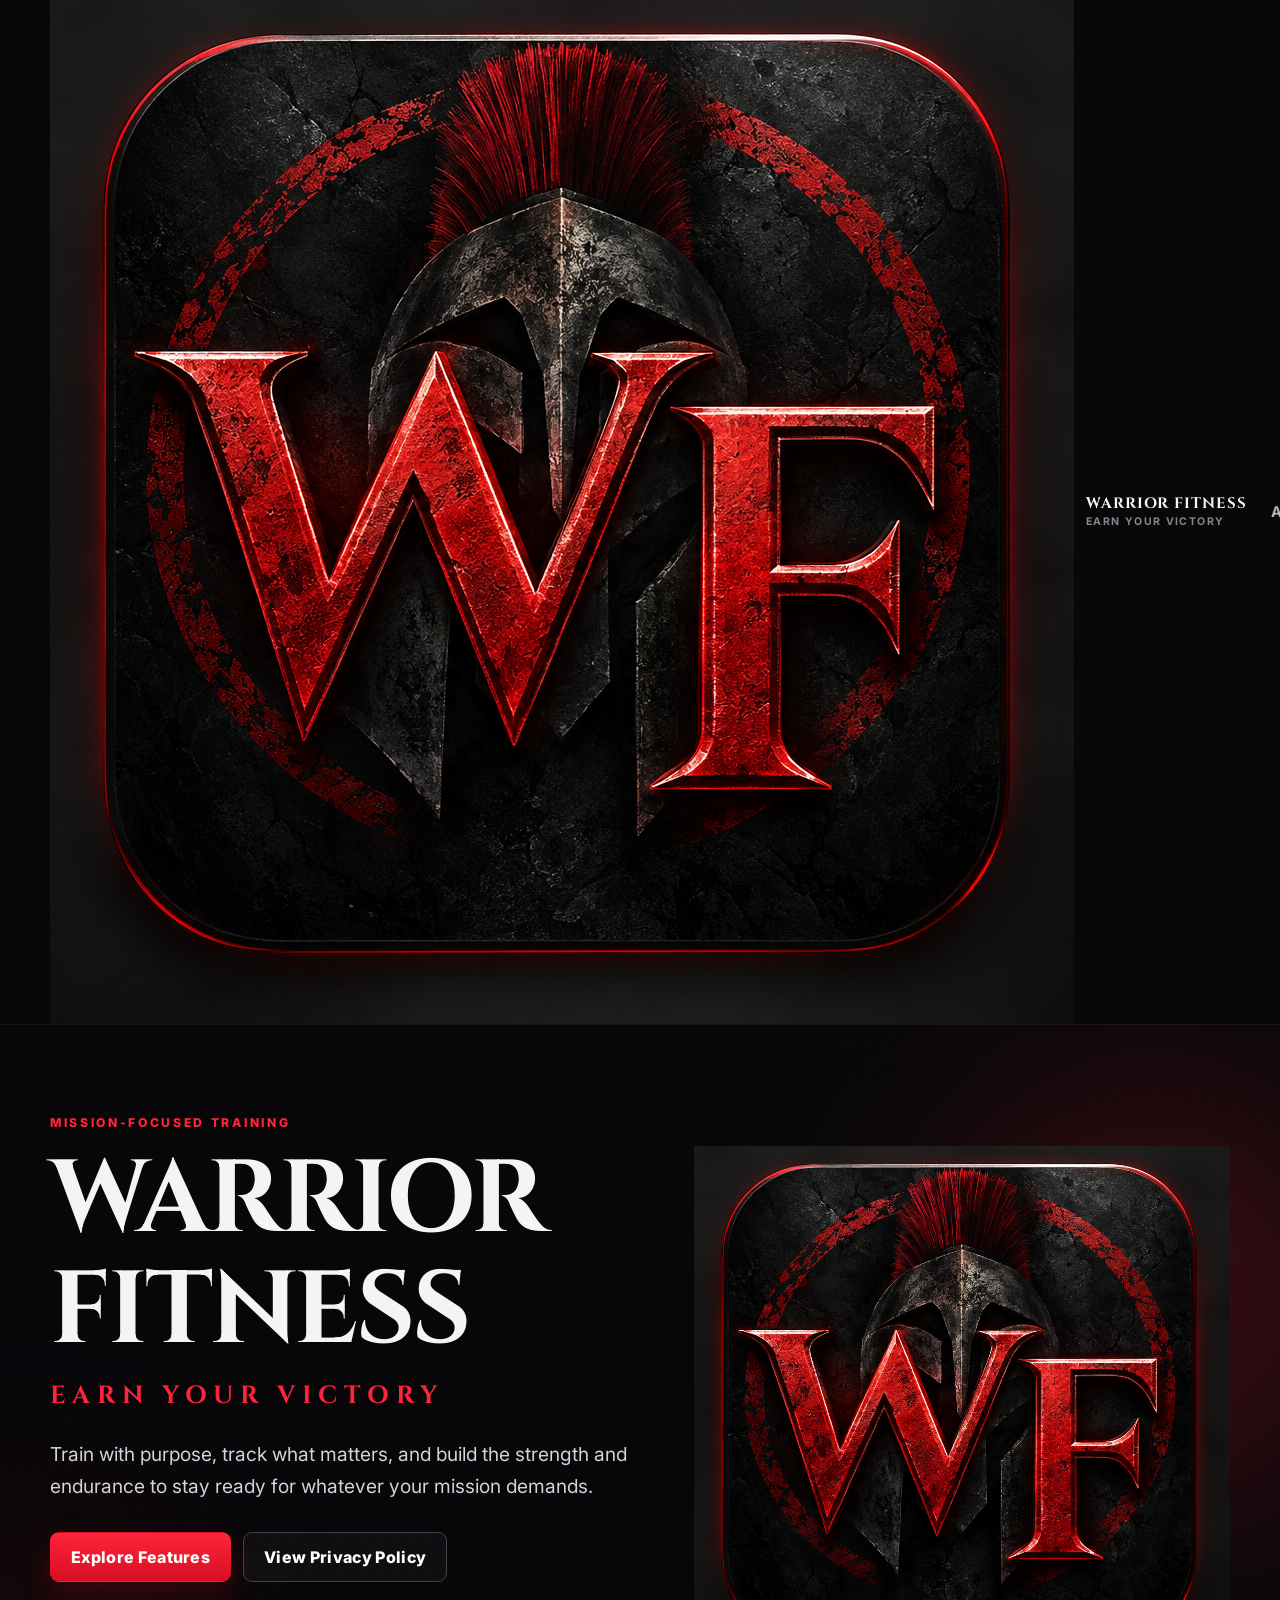
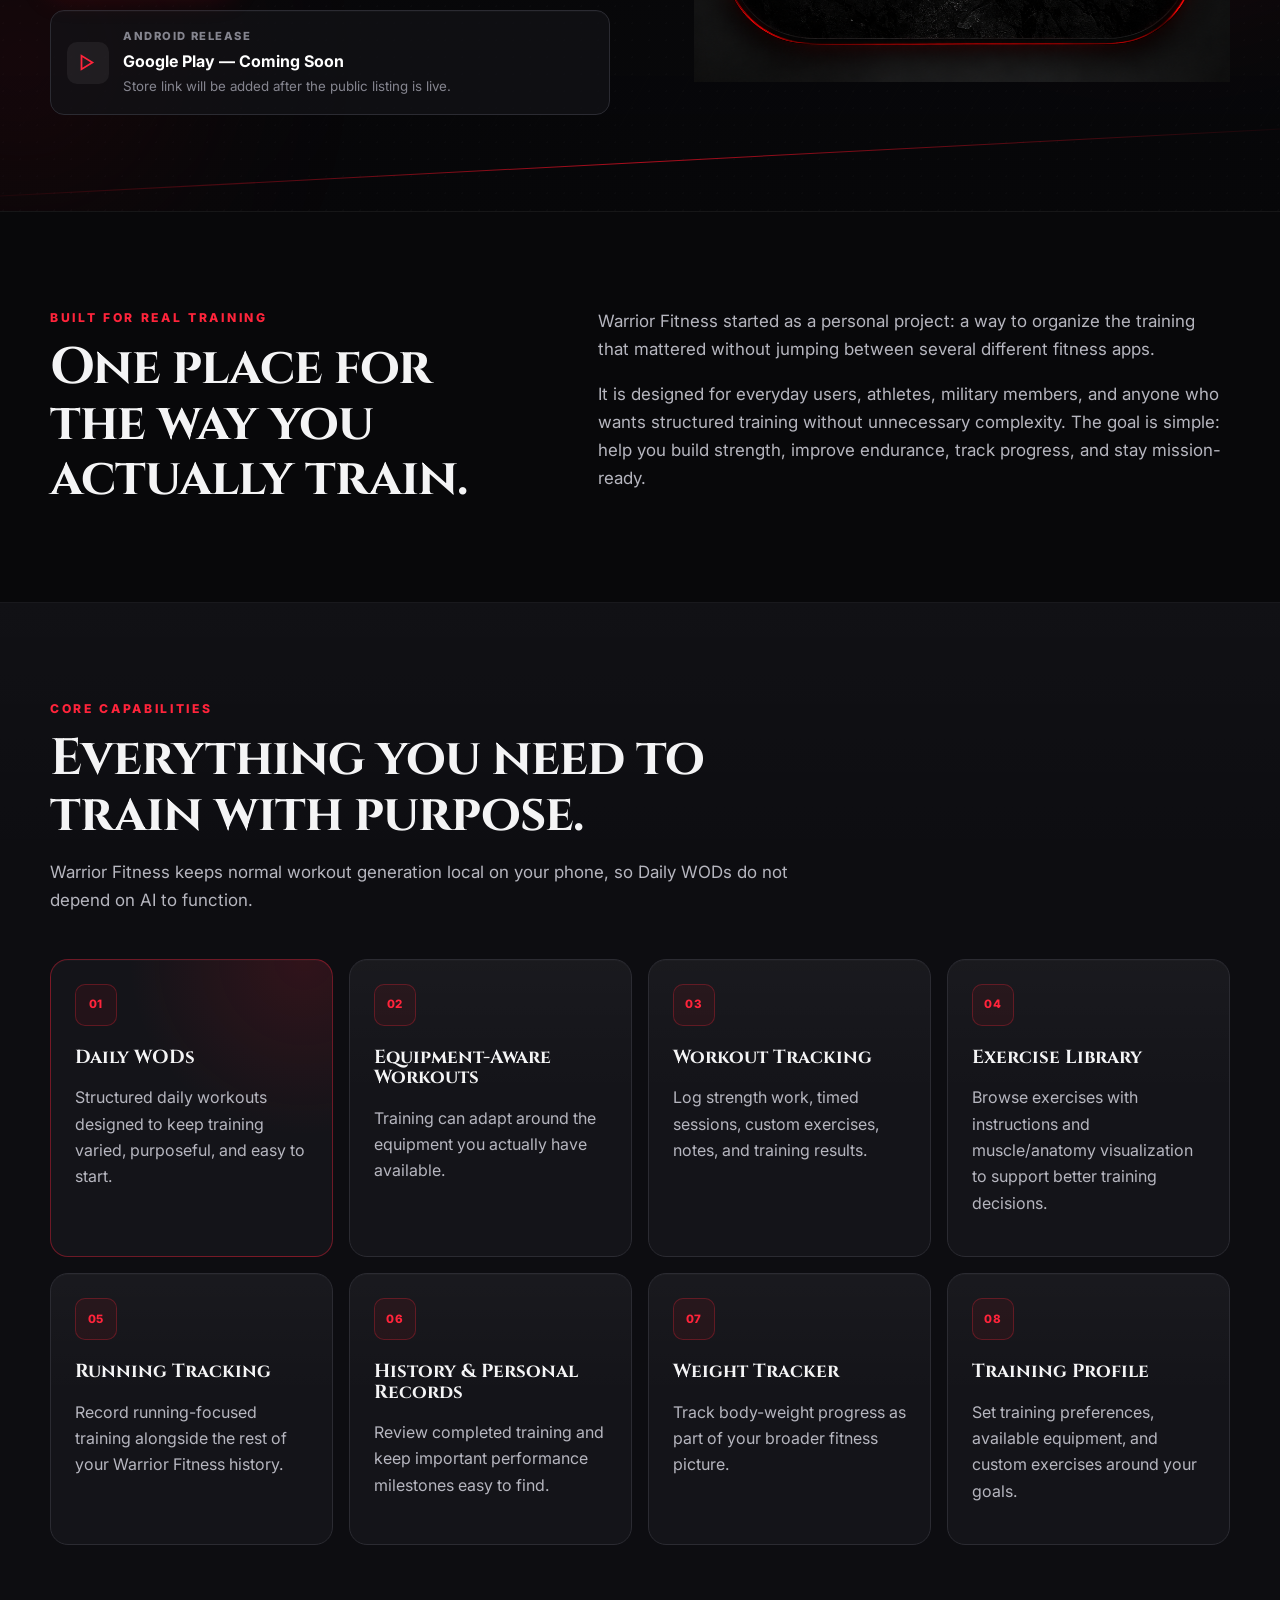
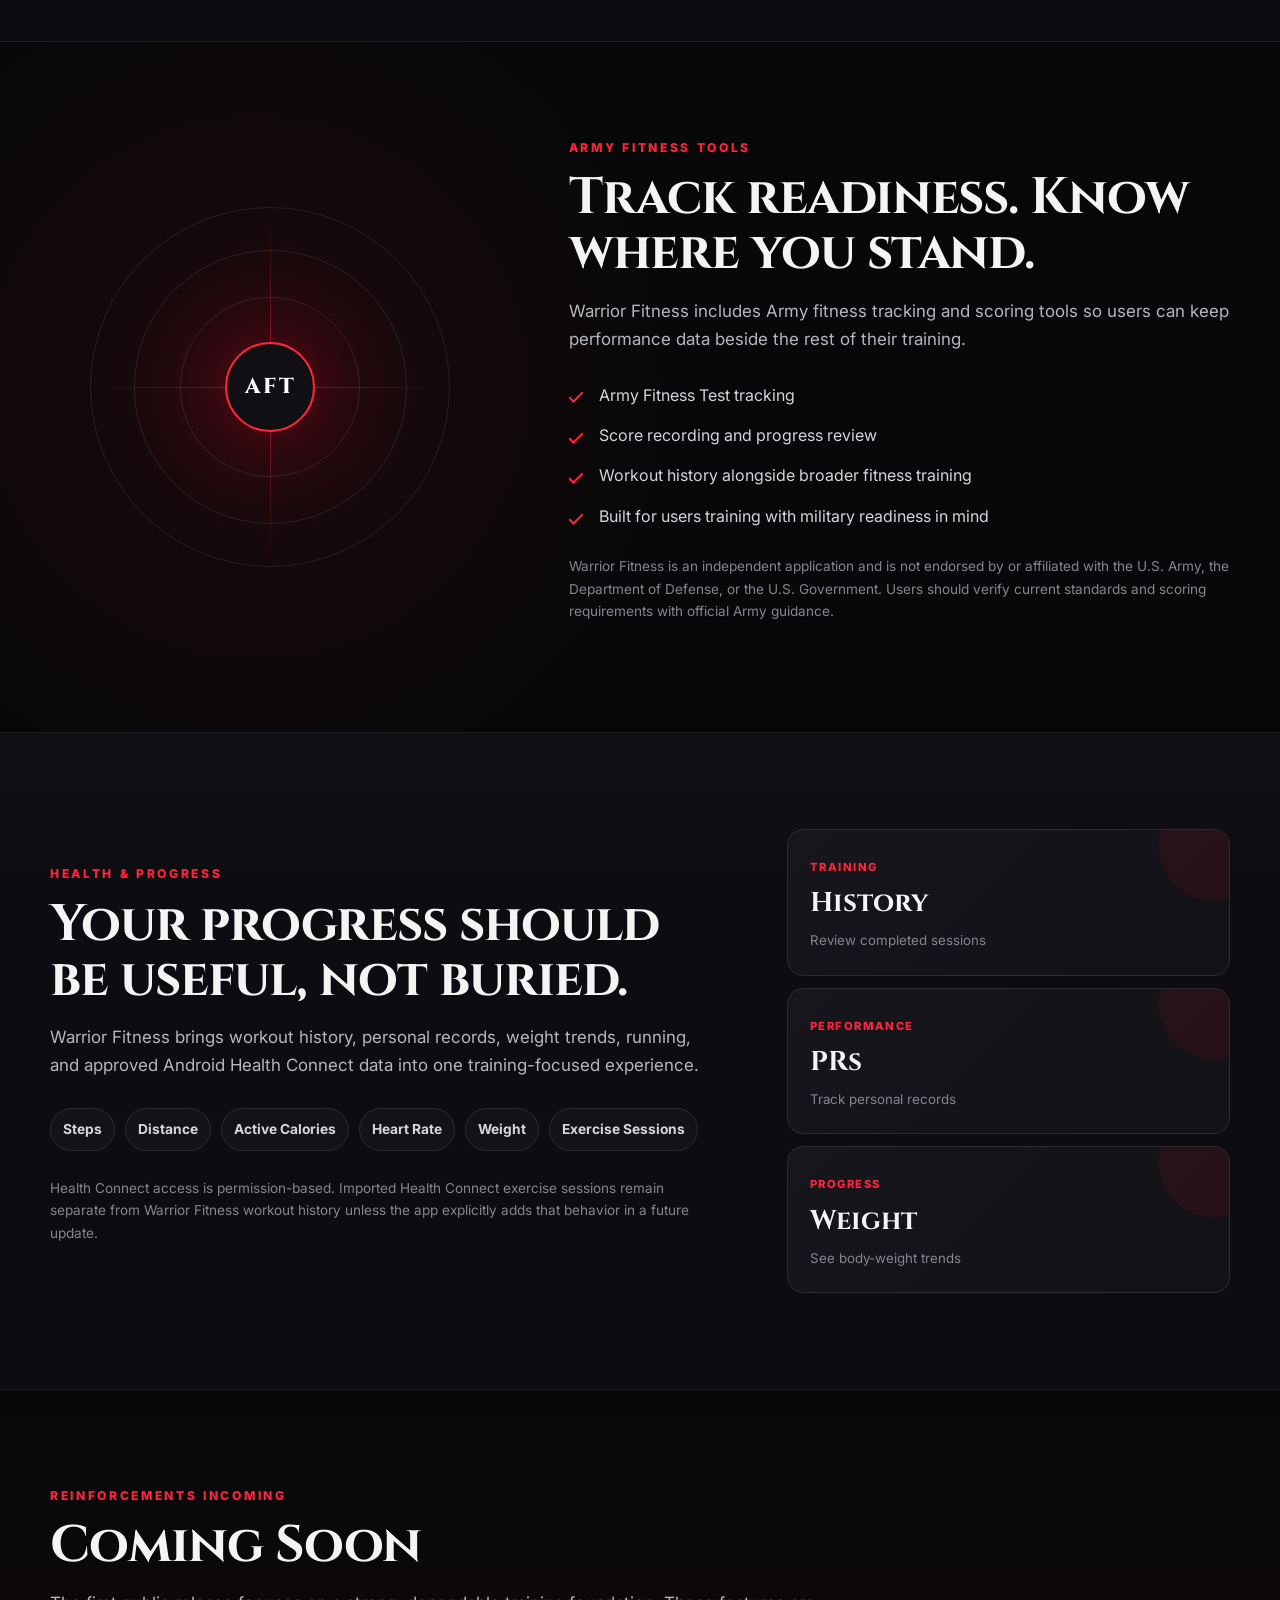
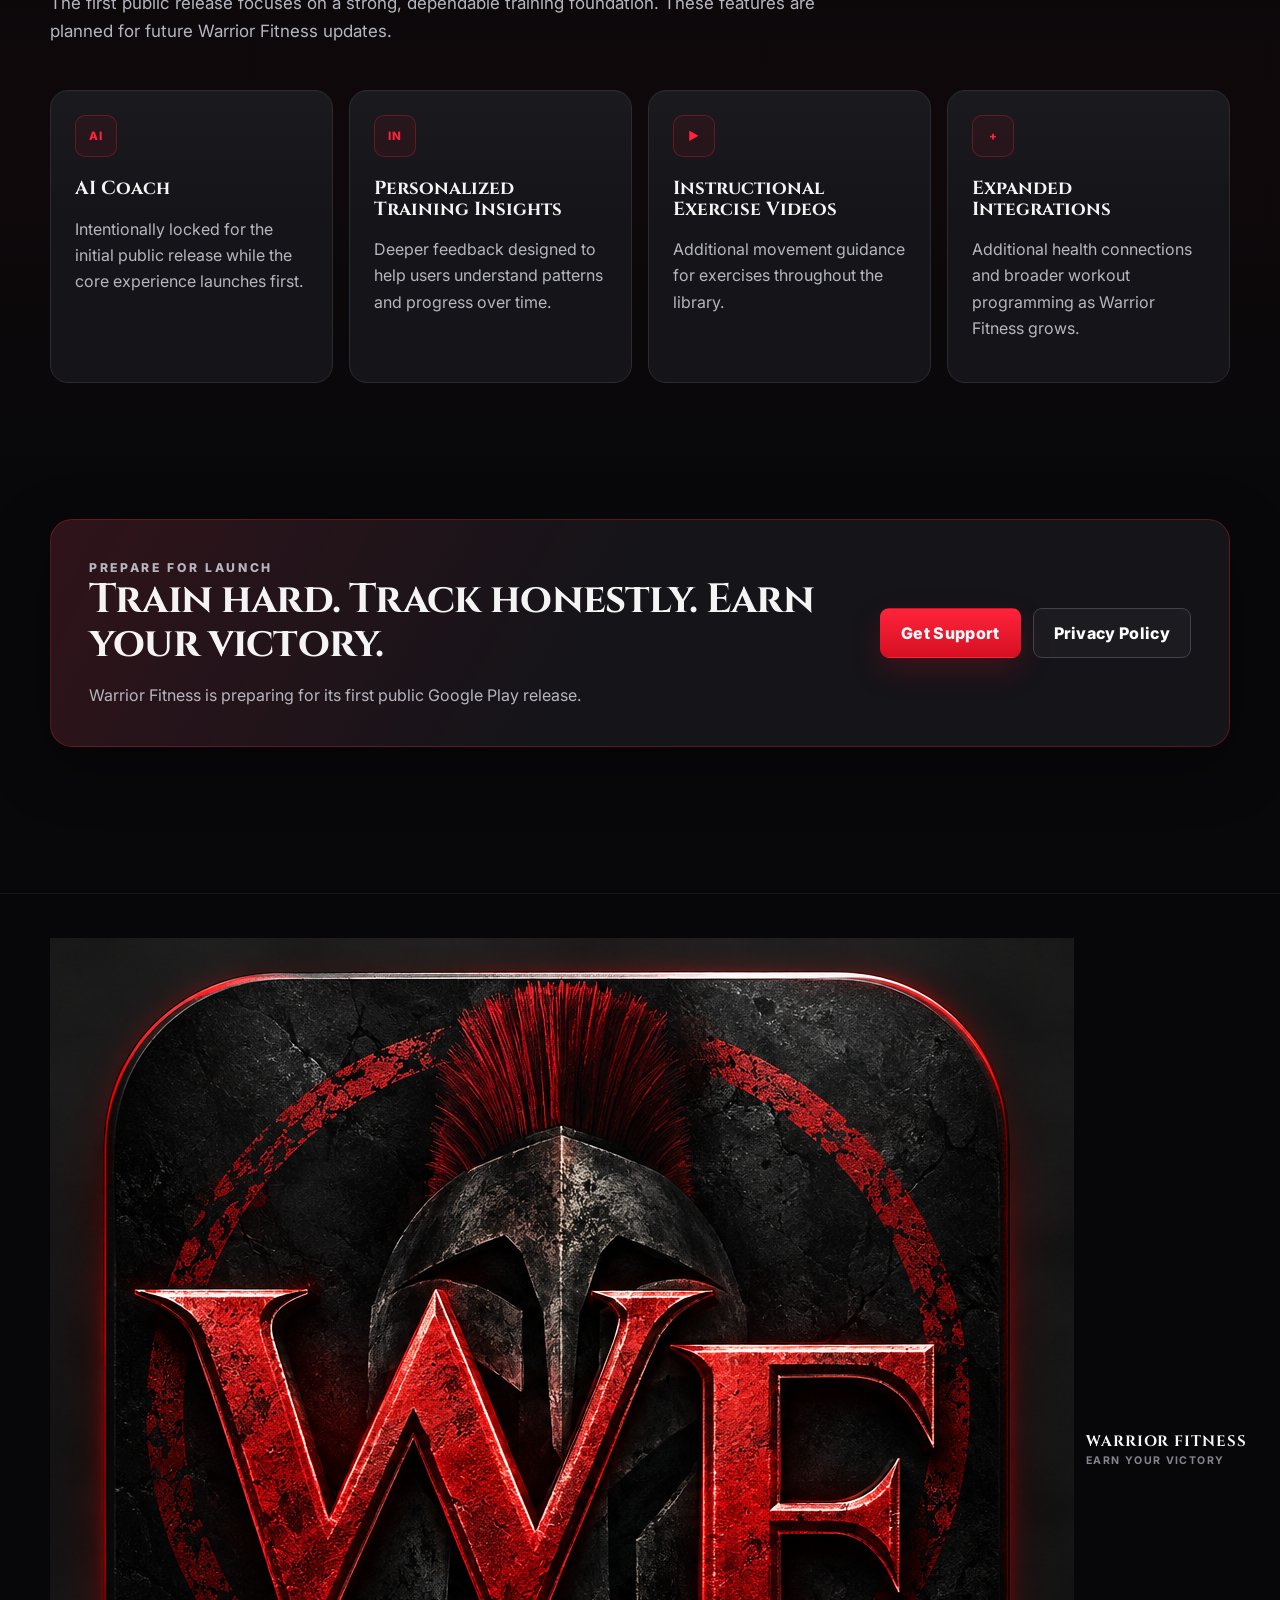
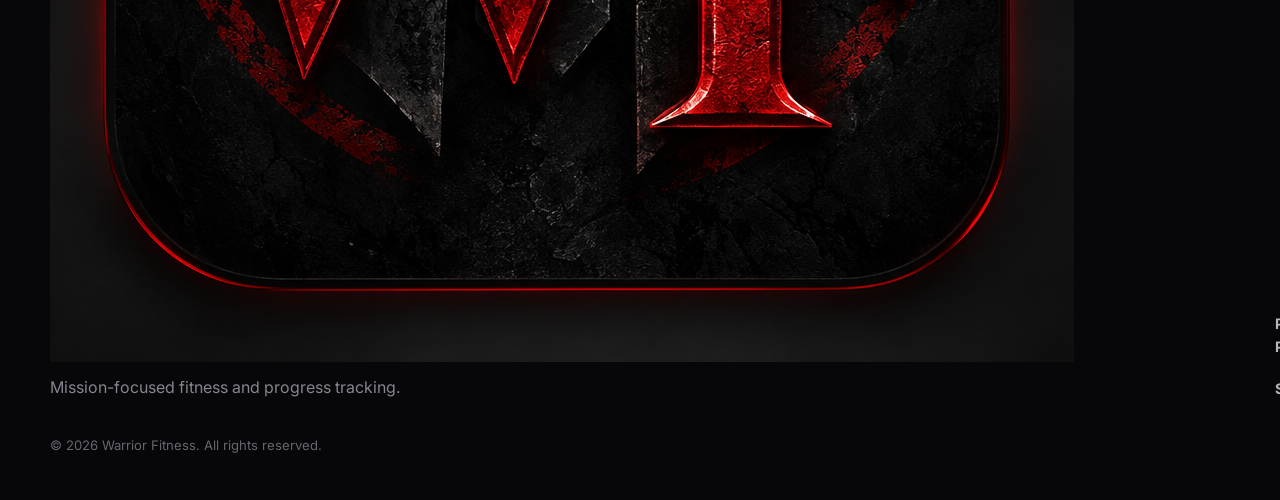
<file: index.html>
<!DOCTYPE html>
<html lang="en">
<head>
  <meta charset="utf-8" />
  <meta name="viewport" content="width=device-width, initial-scale=1" />

  <title>Warrior Fitness | Earn Your Victory</title>
  <meta name="description" content="Warrior Fitness is a mission-focused fitness and workout tracking app for strength, endurance, running, Army fitness, and progress tracking." />
  <meta name="theme-color" content="#0a0a0c" />

  <meta property="og:title" content="Warrior Fitness | Earn Your Victory" />
  <meta property="og:description" content="Train with purpose. Track progress. Build strength. Improve endurance. Stay mission-ready." />
  <meta property="og:type" content="website" />
  <meta property="og:url" content="https://popshot602.github.io/warrior-fitness/" />

  <link rel="canonical" href="https://popshot602.github.io/warrior-fitness/" />
  <link rel="icon" type="image/png" href="assets/icon.png" />
  <link rel="apple-touch-icon" href="assets/icon.png" />
  <link rel="preconnect" href="https://fonts.googleapis.com" />
  <link rel="preconnect" href="https://fonts.gstatic.com" crossorigin />
  <link href="https://fonts.googleapis.com/css2?family=Cinzel:wght@600;700;800&family=Inter:wght@400;500;600;700&display=swap" rel="stylesheet" />

  <link rel="stylesheet" href="styles.css" />
  <script src="script.js" defer></script>
</head>

<body>
  <a class="skip-link" href="#main-content">Skip to content</a>

  <header class="site-header">
    <div class="container nav-wrap">
      <a class="brand" href="index.html" aria-label="Warrior Fitness home">
        <img class="brand-logo" src="assets/icon.png" alt="" aria-hidden="true" />
        <span class="brand-copy">
          <strong>Warrior Fitness</strong>
          <small>Earn Your Victory</small>
        </span>
      </a>

      <button class="nav-toggle" type="button" aria-label="Open navigation" aria-expanded="false" aria-controls="site-nav">
        <span></span>
        <span></span>
        <span></span>
      </button>

      <nav id="site-nav" class="site-nav" aria-label="Main navigation">
        <a href="#about">About</a>
        <a href="#features">Features</a>
        <a href="#army-fitness">Army Fitness</a>
        <a href="#coming-soon">Coming Soon</a>
        <a href="privacy.html">Privacy</a>
        <a href="support.html">Support</a>
      </nav>
    </div>
  </header>

  <main id="main-content">
    <section class="hero">
      <div class="hero-noise" aria-hidden="true"></div>
      <div class="hero-glow hero-glow-one" aria-hidden="true"></div>
      <div class="hero-glow hero-glow-two" aria-hidden="true"></div>

      <div class="container hero-grid">
        <div class="hero-copy">
          <p class="eyebrow">Mission-focused training</p>
          <h1>Warrior Fitness</h1>
          <p class="hero-motto">Earn Your Victory</p>
          <p class="hero-lead">
            Train with purpose, track what matters, and build the strength and endurance to stay ready for whatever your mission demands.
          </p>

          <div class="hero-actions">
            <a class="btn btn-primary" href="#features">Explore Features</a>
            <a class="btn btn-secondary" href="privacy.html">View Privacy Policy</a>
          </div>

          <div class="release-panel" aria-label="Release status">
            <div class="release-icon" aria-hidden="true">
              <svg viewBox="0 0 24 24" role="img" aria-hidden="true">
                <path d="M3 2.5v19l15.4-9.5L3 2.5Zm2 3.6L14.6 12 5 17.9V6.1Z"></path>
              </svg>
            </div>
            <div>
              <span class="release-label">Android Release</span>
              <strong>Google Play — Coming Soon</strong>
              <small>Store link will be added after the public listing is live.</small>
            </div>
          </div>
        </div>

        <div class="hero-art">
          <div class="app-logo-stage">
            <div class="app-logo-glow" aria-hidden="true"></div>
            <img
              class="hero-app-logo"
              src="assets/icon.png"
              alt="Warrior Fitness Spartan logo"
            />
          </div>
        </div>
      </div>

      <div class="hero-stripe" aria-hidden="true"></div>
    </section>

    <section id="about" class="section">
      <div class="container section-grid">
        <div>
          <p class="eyebrow">Built for real training</p>
          <h2>One place for the way you actually train.</h2>
        </div>

        <div class="prose">
          <p>
            Warrior Fitness started as a personal project: a way to organize the training that mattered without jumping between several different fitness apps.
          </p>
          <p>
            It is designed for everyday users, athletes, military members, and anyone who wants structured training without unnecessary complexity. The goal is simple: help you build strength, improve endurance, track progress, and stay mission-ready.
          </p>
        </div>
      </div>
    </section>

    <section id="features" class="section section-dark">
      <div class="container">
        <div class="section-heading">
          <p class="eyebrow">Core capabilities</p>
          <h2>Everything you need to train with purpose.</h2>
          <p>
            Warrior Fitness keeps normal workout generation local on your phone, so Daily WODs do not depend on AI to function.
          </p>
        </div>

        <div class="feature-grid">
          <article class="feature-card featured">
            <div class="icon-box" aria-hidden="true">01</div>
            <h3>Daily WODs</h3>
            <p>Structured daily workouts designed to keep training varied, purposeful, and easy to start.</p>
          </article>

          <article class="feature-card">
            <div class="icon-box" aria-hidden="true">02</div>
            <h3>Equipment-Aware Workouts</h3>
            <p>Training can adapt around the equipment you actually have available.</p>
          </article>

          <article class="feature-card">
            <div class="icon-box" aria-hidden="true">03</div>
            <h3>Workout Tracking</h3>
            <p>Log strength work, timed sessions, custom exercises, notes, and training results.</p>
          </article>

          <article class="feature-card">
            <div class="icon-box" aria-hidden="true">04</div>
            <h3>Exercise Library</h3>
            <p>Browse exercises with instructions and muscle/anatomy visualization to support better training decisions.</p>
          </article>

          <article class="feature-card">
            <div class="icon-box" aria-hidden="true">05</div>
            <h3>Running Tracking</h3>
            <p>Record running-focused training alongside the rest of your Warrior Fitness history.</p>
          </article>

          <article class="feature-card">
            <div class="icon-box" aria-hidden="true">06</div>
            <h3>History & Personal Records</h3>
            <p>Review completed training and keep important performance milestones easy to find.</p>
          </article>

          <article class="feature-card">
            <div class="icon-box" aria-hidden="true">07</div>
            <h3>Weight Tracker</h3>
            <p>Track body-weight progress as part of your broader fitness picture.</p>
          </article>

          <article class="feature-card">
            <div class="icon-box" aria-hidden="true">08</div>
            <h3>Training Profile</h3>
            <p>Set training preferences, available equipment, and custom exercises around your goals.</p>
          </article>
        </div>
      </div>
    </section>

    <section id="army-fitness" class="section army-section">
      <div class="container army-grid">
        <div class="army-visual">
          <div class="target-rings" aria-hidden="true">
            <span></span><span></span><span></span><span></span>
            <div class="target-core">AFT</div>
          </div>
        </div>

        <div>
          <p class="eyebrow">Army fitness tools</p>
          <h2>Track readiness. Know where you stand.</h2>
          <p class="section-lead">
            Warrior Fitness includes Army fitness tracking and scoring tools so users can keep performance data beside the rest of their training.
          </p>

          <ul class="check-list">
            <li>Army Fitness Test tracking</li>
            <li>Score recording and progress review</li>
            <li>Workout history alongside broader fitness training</li>
            <li>Built for users training with military readiness in mind</li>
          </ul>

          <p class="fine-print">
            Warrior Fitness is an independent application and is not endorsed by or affiliated with the U.S. Army, the Department of Defense, or the U.S. Government. Users should verify current standards and scoring requirements with official Army guidance.
          </p>
        </div>
      </div>
    </section>

    <section id="health-progress" class="section section-dark">
      <div class="container health-grid">
        <div>
          <p class="eyebrow">Health & progress</p>
          <h2>Your progress should be useful, not buried.</h2>
          <p class="section-lead">
            Warrior Fitness brings workout history, personal records, weight trends, running, and approved Android Health Connect data into one training-focused experience.
          </p>

          <div class="health-tags" aria-label="Supported Health Connect categories">
            <span>Steps</span>
            <span>Distance</span>
            <span>Active Calories</span>
            <span>Heart Rate</span>
            <span>Weight</span>
            <span>Exercise Sessions</span>
          </div>

          <p class="fine-print">
            Health Connect access is permission-based. Imported Health Connect exercise sessions remain separate from Warrior Fitness workout history unless the app explicitly adds that behavior in a future update.
          </p>
        </div>

        <div class="stat-stack" aria-label="Progress tracking examples">
          <div class="stat-card">
            <span class="stat-kicker">Training</span>
            <strong>History</strong>
            <small>Review completed sessions</small>
          </div>
          <div class="stat-card">
            <span class="stat-kicker">Performance</span>
            <strong>PRs</strong>
            <small>Track personal records</small>
          </div>
          <div class="stat-card">
            <span class="stat-kicker">Progress</span>
            <strong>Weight</strong>
            <small>See body-weight trends</small>
          </div>
        </div>
      </div>
    </section>

    <section id="coming-soon" class="section coming-section">
      <div class="container">
        <div class="section-heading">
          <p class="eyebrow">Reinforcements incoming</p>
          <h2>Coming Soon</h2>
          <p>
            The first public release focuses on a strong, dependable training foundation. These features are planned for future Warrior Fitness updates.
          </p>
        </div>

        <div class="coming-grid">
          <article class="coming-card">
            <span class="coming-icon" aria-hidden="true">AI</span>
            <h3>AI Coach</h3>
            <p>Intentionally locked for the initial public release while the core experience launches first.</p>
          </article>

          <article class="coming-card">
            <span class="coming-icon" aria-hidden="true">IN</span>
            <h3>Personalized Training Insights</h3>
            <p>Deeper feedback designed to help users understand patterns and progress over time.</p>
          </article>

          <article class="coming-card">
            <span class="coming-icon" aria-hidden="true">▶</span>
            <h3>Instructional Exercise Videos</h3>
            <p>Additional movement guidance for exercises throughout the library.</p>
          </article>

          <article class="coming-card">
            <span class="coming-icon" aria-hidden="true">+</span>
            <h3>Expanded Integrations</h3>
            <p>Additional health connections and broader workout programming as Warrior Fitness grows.</p>
          </article>
        </div>
      </div>
    </section>

    <section class="section cta-section">
      <div class="container cta-card">
        <div>
          <p class="eyebrow">Prepare for launch</p>
          <h2>Train hard. Track honestly. Earn your victory.</h2>
          <p>
            Warrior Fitness is preparing for its first public Google Play release.
          </p>
        </div>

        <div class="cta-actions">
          <a class="btn btn-primary" href="support.html">Get Support</a>
          <a class="btn btn-secondary" href="privacy.html">Privacy Policy</a>
        </div>
      </div>
    </section>
  </main>

  <footer class="site-footer">
    <div class="container footer-grid">
      <div>
        <a class="brand footer-brand" href="index.html" aria-label="Warrior Fitness home">
          <img class="brand-logo" src="assets/icon.png" alt="" aria-hidden="true" />
          <span class="brand-copy">
            <strong>Warrior Fitness</strong>
            <small>Earn Your Victory</small>
          </span>
        </a>
        <p class="footer-copy">Mission-focused fitness and progress tracking.</p>
      </div>

      <div class="footer-links">
        <a href="index.html">Home</a>
        <a href="privacy.html">Privacy Policy</a>
        <a href="support.html">Support</a>
      </div>

      <p class="copyright">© <span id="year">2026</span> Warrior Fitness. All rights reserved.</p>
    </div>
  </footer>
</body>
</html>
</file>
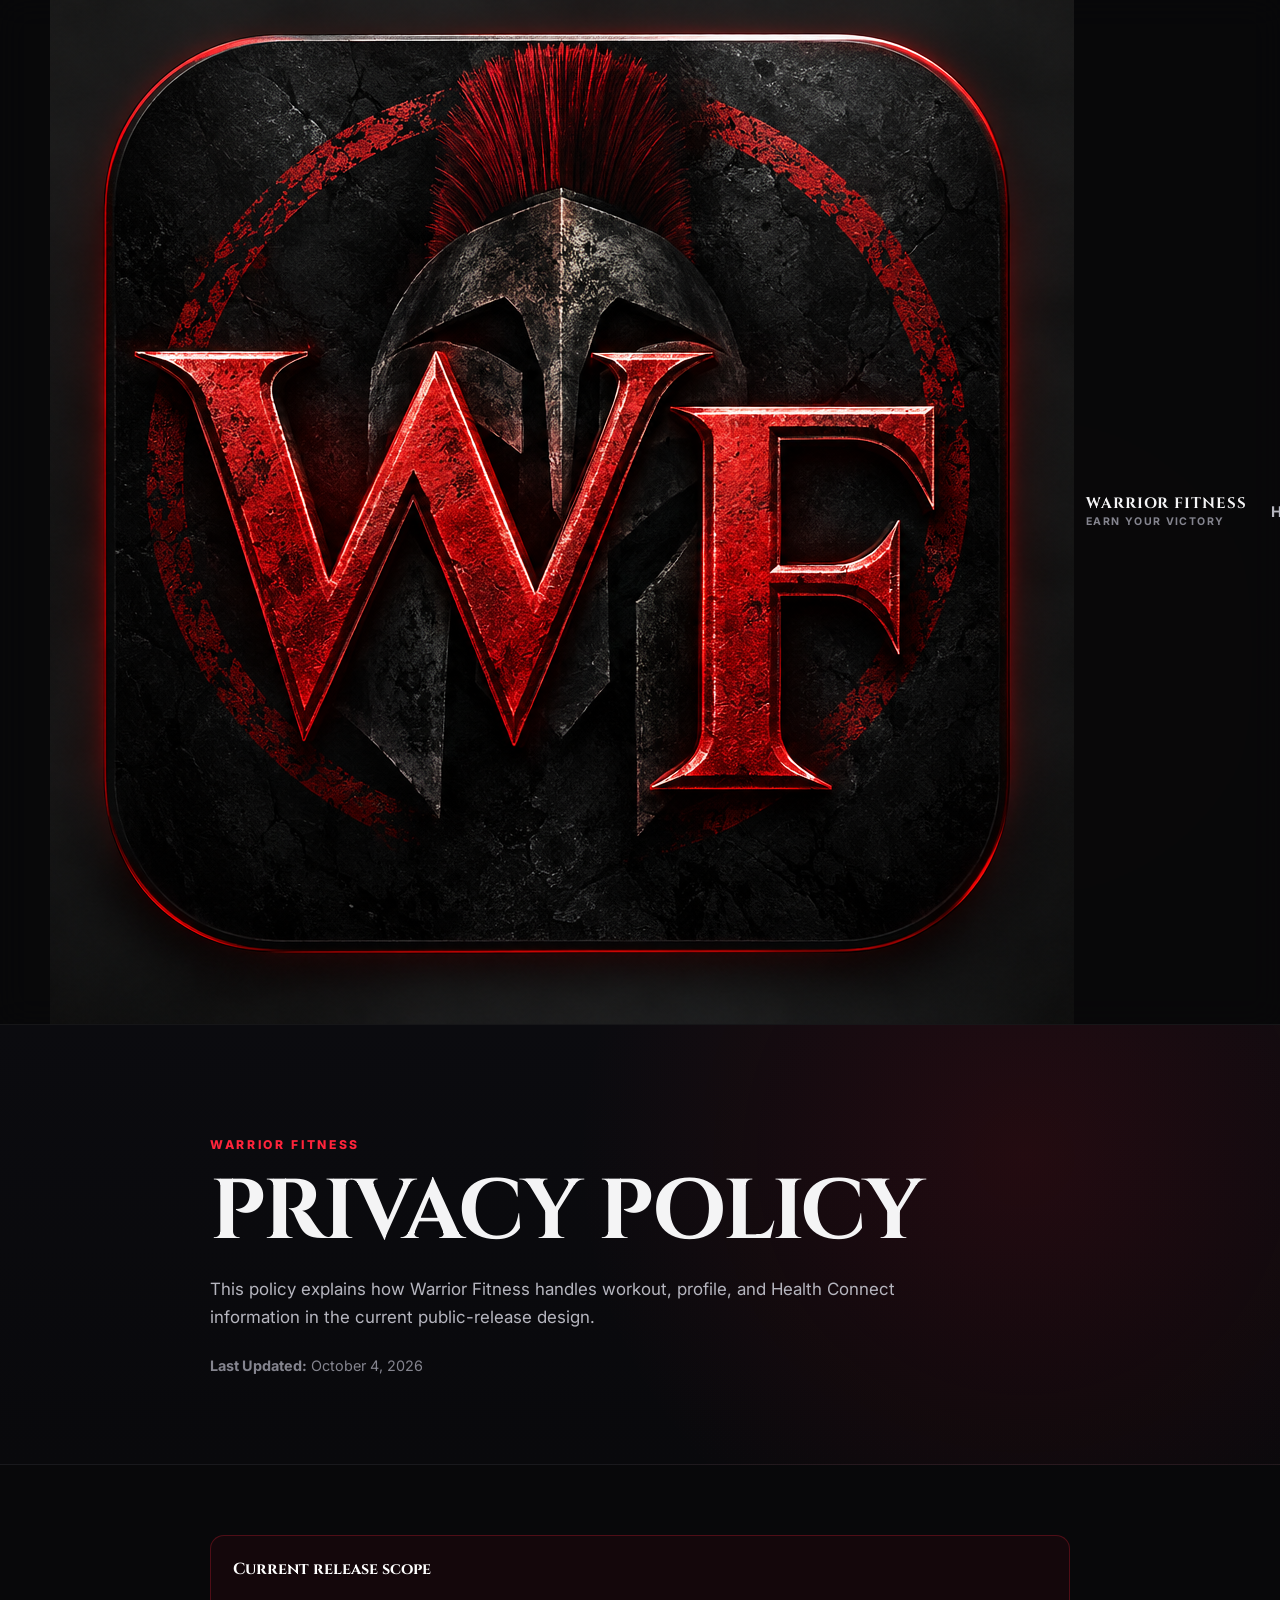
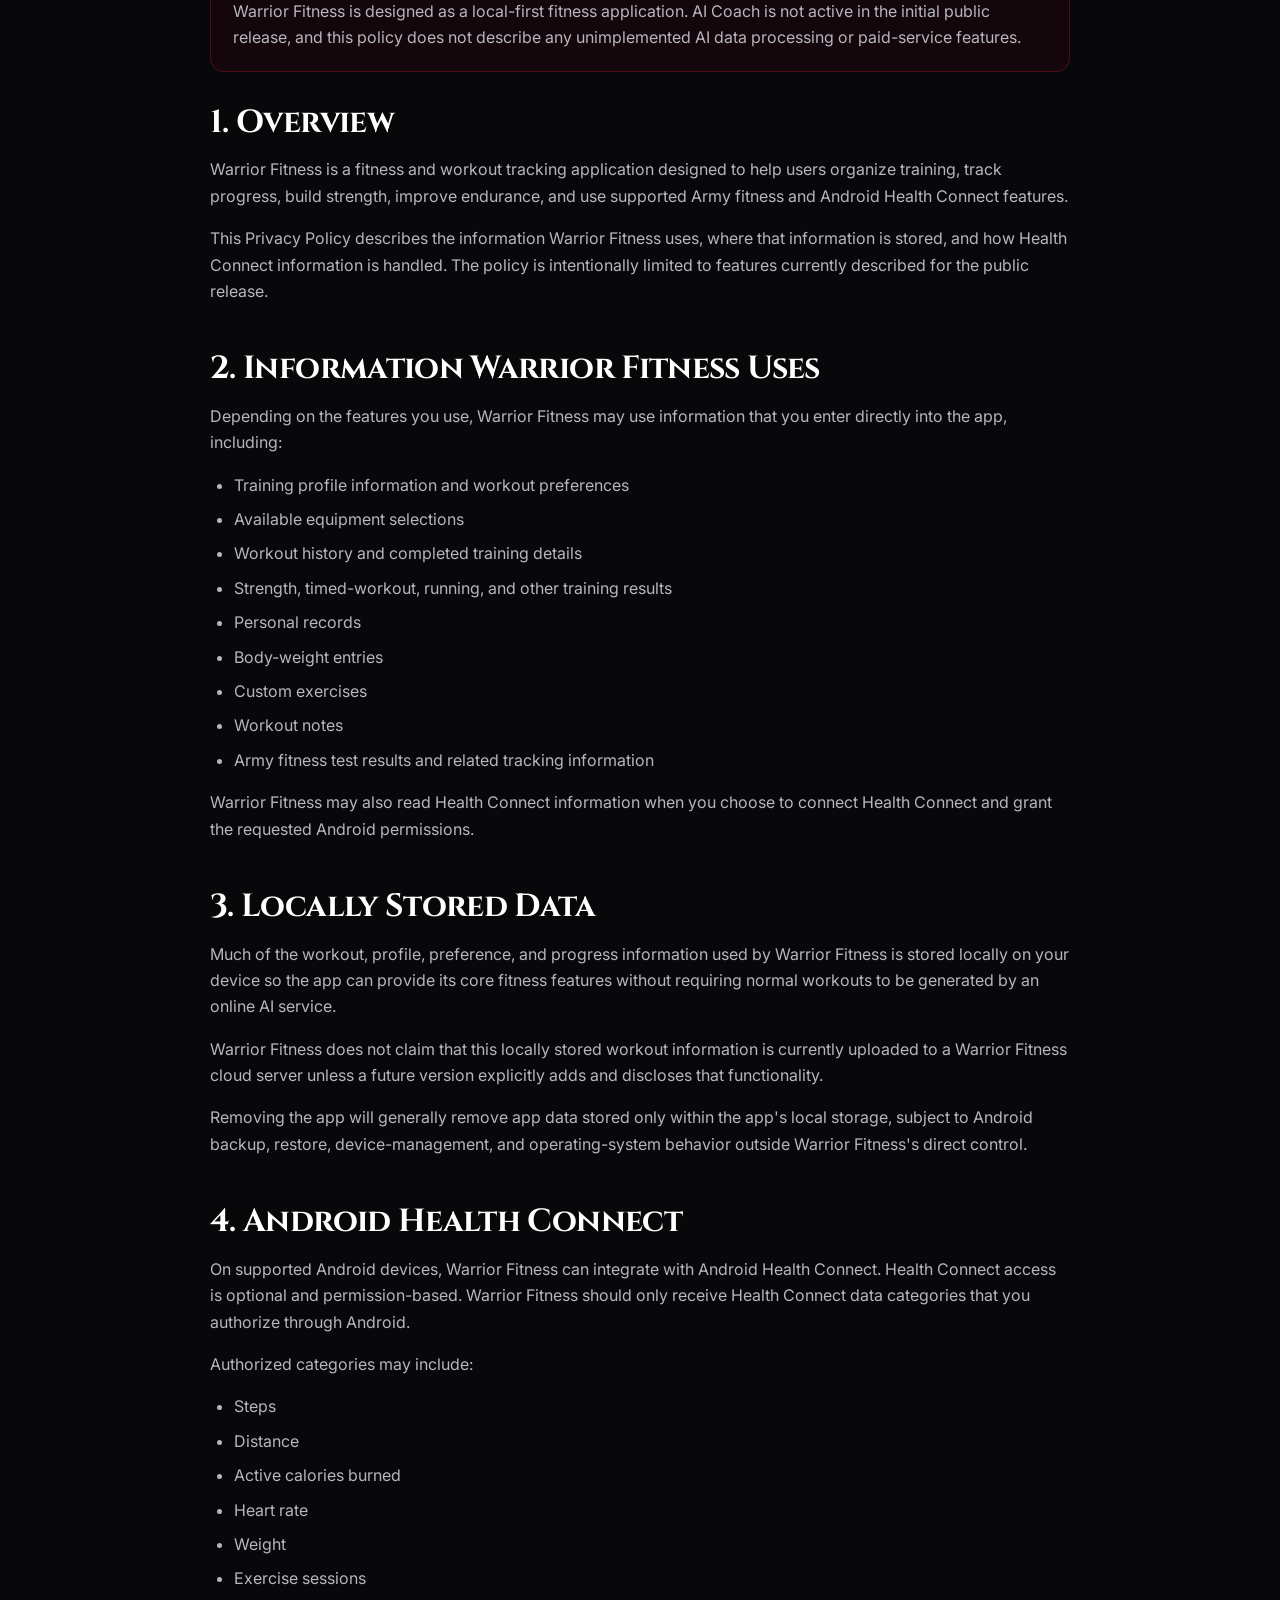
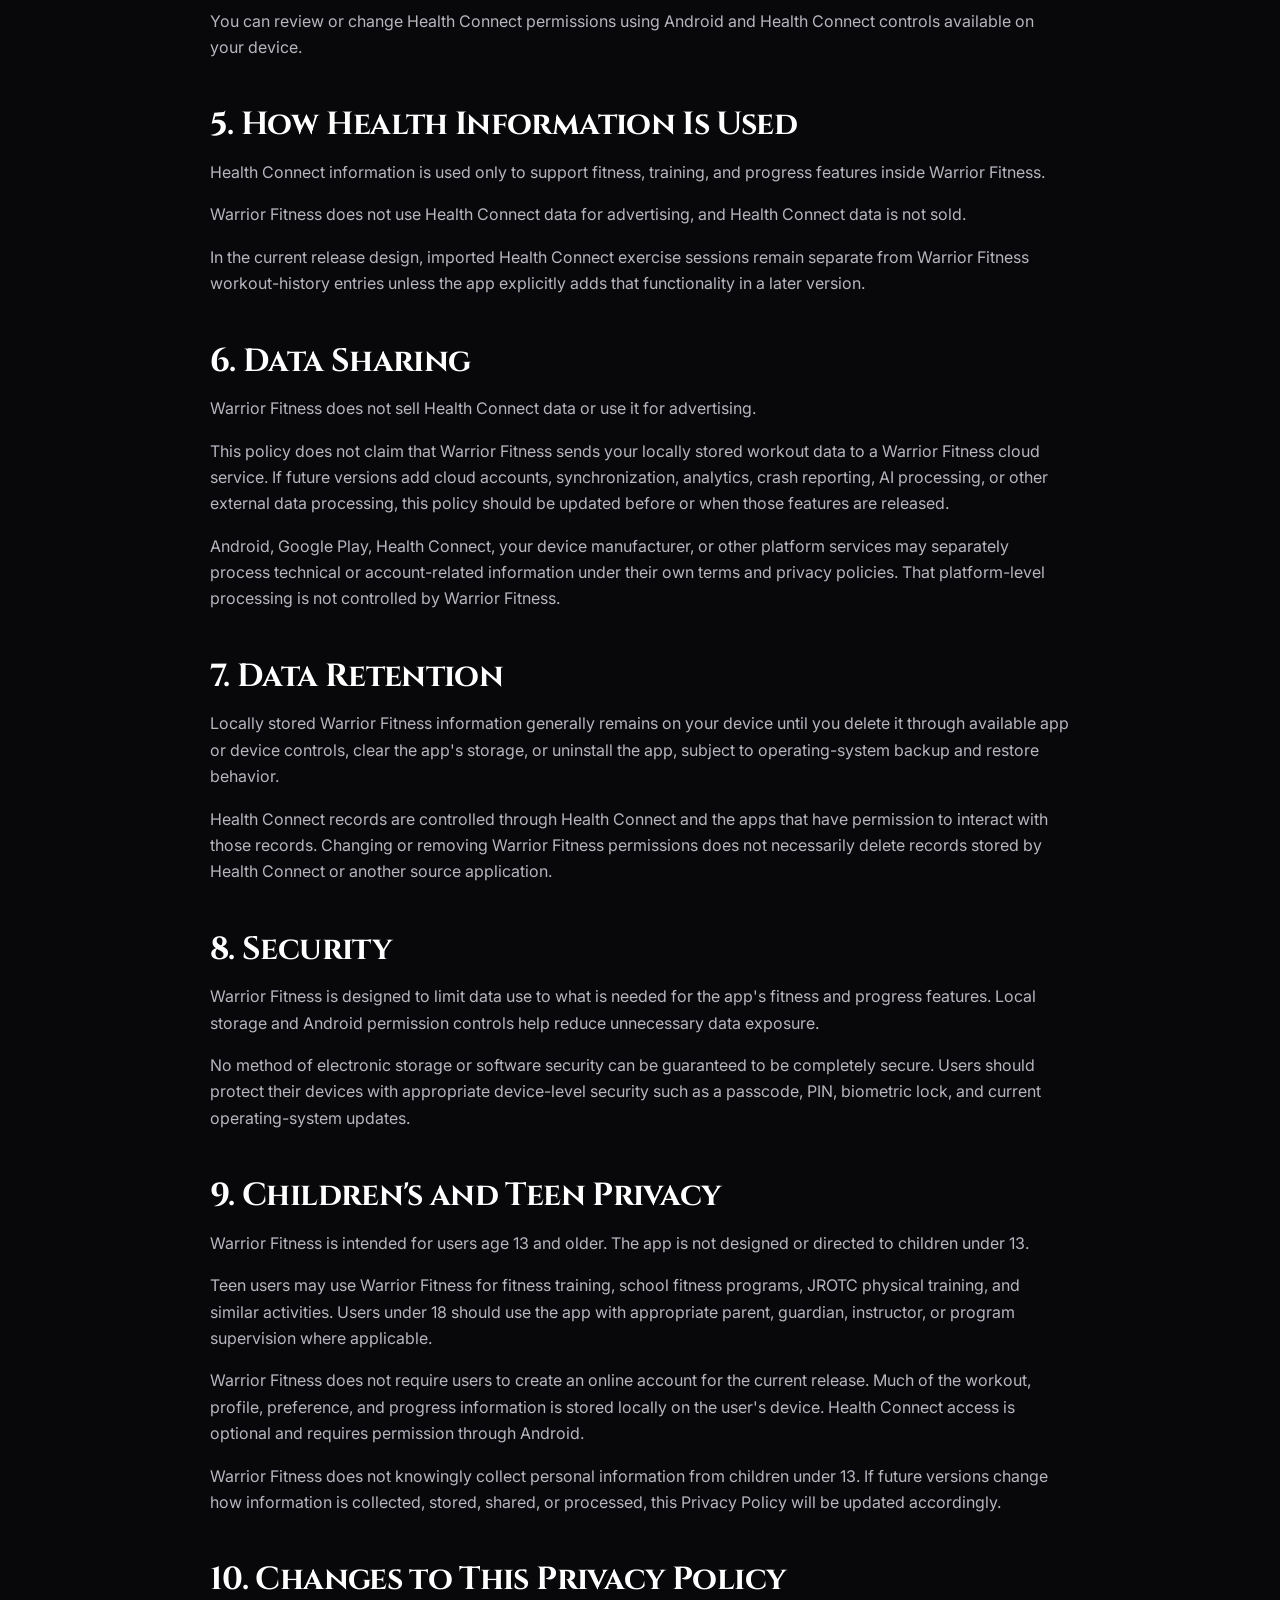
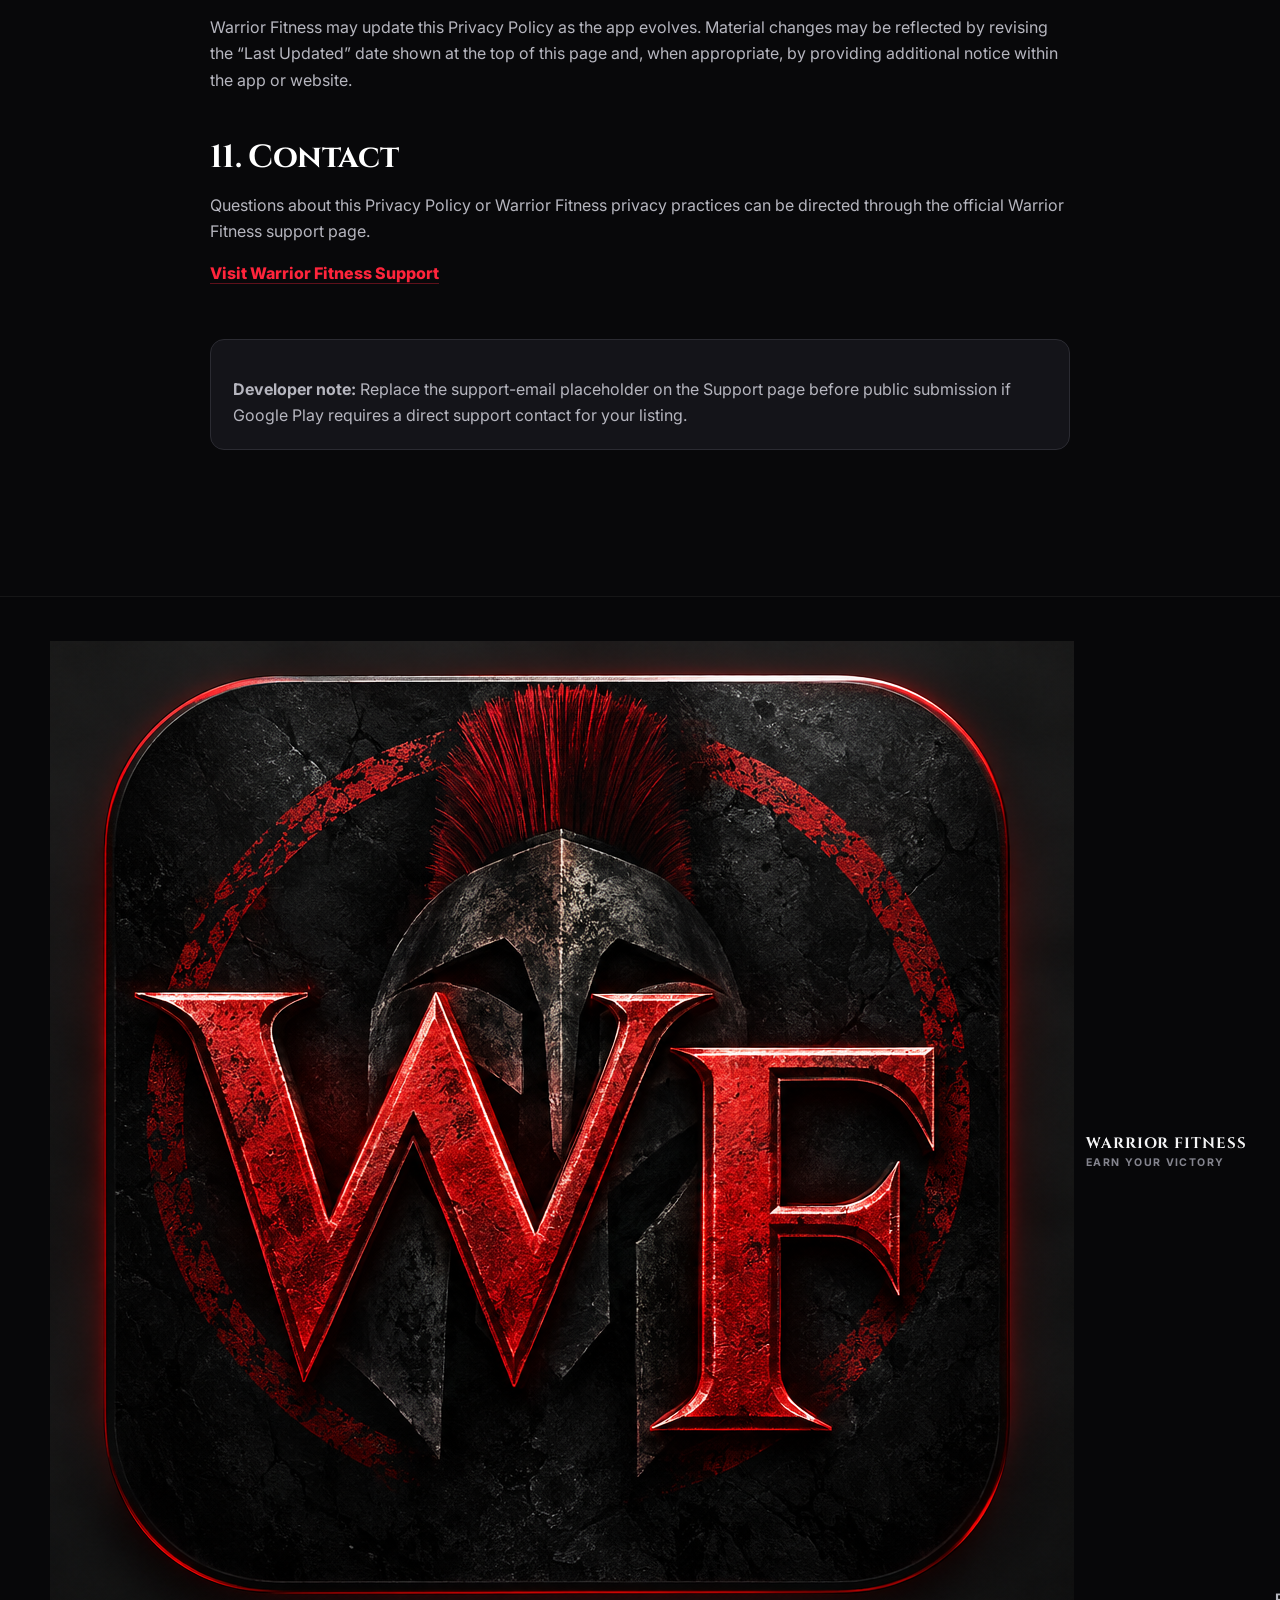
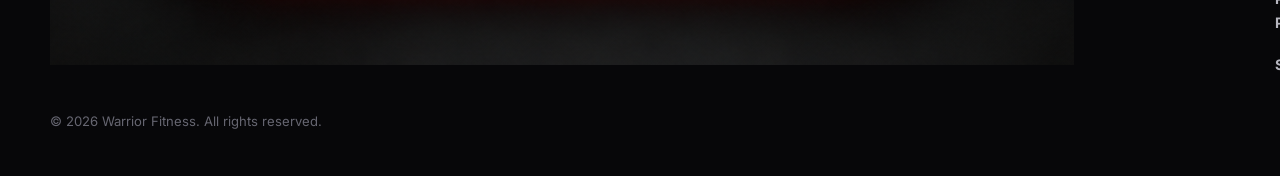
<file: privacy.html>
<!DOCTYPE html>
<html lang="en">
<head>
  <meta charset="utf-8" />
  <meta name="viewport" content="width=device-width, initial-scale=1" />

  <title>Privacy Policy | Warrior Fitness</title>
  <meta name="description" content="Privacy Policy for the Warrior Fitness mobile application." />
  <meta name="theme-color" content="#0a0a0c" />

  <link rel="canonical" href="https://popshot602.github.io/warrior-fitness/privacy.html" />
  <link rel="icon" type="image/png" href="assets/icon.png" />
  <link rel="apple-touch-icon" href="assets/icon.png" />
  <link rel="preconnect" href="https://fonts.googleapis.com" />
  <link rel="preconnect" href="https://fonts.gstatic.com" crossorigin />
  <link href="https://fonts.googleapis.com/css2?family=Cinzel:wght@600;700;800&family=Inter:wght@400;500;600;700&display=swap" rel="stylesheet" />

  <link rel="stylesheet" href="styles.css" />
  <script src="script.js" defer></script>
</head>

<body>
  <a class="skip-link" href="#main-content">Skip to content</a>

  <header class="site-header">
    <div class="container nav-wrap">
      <a class="brand" href="index.html" aria-label="Warrior Fitness home">
        <img class="brand-logo" src="assets/icon.png" alt="" aria-hidden="true" />
        <span class="brand-copy">
          <strong>Warrior Fitness</strong>
          <small>Earn Your Victory</small>
        </span>
      </a>

      <button class="nav-toggle" type="button" aria-label="Open navigation" aria-expanded="false" aria-controls="site-nav">
        <span></span>
        <span></span>
        <span></span>
      </button>

      <nav id="site-nav" class="site-nav" aria-label="Main navigation">
        <a href="index.html">Home</a>
        <a href="index.html#features">Features</a>
        <a href="privacy.html" aria-current="page">Privacy</a>
        <a href="support.html">Support</a>
      </nav>
    </div>
  </header>

  <main id="main-content">
    <section class="page-hero">
      <div class="container narrow">
        <p class="eyebrow">Warrior Fitness</p>
        <h1>Privacy Policy</h1>
        <p class="page-summary">
          This policy explains how Warrior Fitness handles workout, profile, and Health Connect information in the current public-release design.
        </p>
        <p class="updated"><strong>Last Updated:</strong> October 4, 2026</p>
      </div>
    </section>

    <section class="section legal-section">
      <div class="container narrow legal-copy">
        <aside class="policy-note">
          <strong>Current release scope</strong>
          <p>
            Warrior Fitness is designed as a local-first fitness application. AI Coach is not active in the initial public release, and this policy does not describe any unimplemented AI data processing or paid-service features.
          </p>
        </aside>

        <h2>1. Overview</h2>
        <p>
          Warrior Fitness is a fitness and workout tracking application designed to help users organize training, track progress, build strength, improve endurance, and use supported Army fitness and Android Health Connect features.
        </p>
        <p>
          This Privacy Policy describes the information Warrior Fitness uses, where that information is stored, and how Health Connect information is handled. The policy is intentionally limited to features currently described for the public release.
        </p>

        <h2>2. Information Warrior Fitness Uses</h2>
        <p>
          Depending on the features you use, Warrior Fitness may use information that you enter directly into the app, including:
        </p>
        <ul>
          <li>Training profile information and workout preferences</li>
          <li>Available equipment selections</li>
          <li>Workout history and completed training details</li>
          <li>Strength, timed-workout, running, and other training results</li>
          <li>Personal records</li>
          <li>Body-weight entries</li>
          <li>Custom exercises</li>
          <li>Workout notes</li>
          <li>Army fitness test results and related tracking information</li>
        </ul>
        <p>
          Warrior Fitness may also read Health Connect information when you choose to connect Health Connect and grant the requested Android permissions.
        </p>

        <h2>3. Locally Stored Data</h2>
        <p>
          Much of the workout, profile, preference, and progress information used by Warrior Fitness is stored locally on your device so the app can provide its core fitness features without requiring normal workouts to be generated by an online AI service.
        </p>
        <p>
          Warrior Fitness does not claim that this locally stored workout information is currently uploaded to a Warrior Fitness cloud server unless a future version explicitly adds and discloses that functionality.
        </p>
        <p>
          Removing the app will generally remove app data stored only within the app's local storage, subject to Android backup, restore, device-management, and operating-system behavior outside Warrior Fitness's direct control.
        </p>

        <h2>4. Android Health Connect</h2>
        <p>
          On supported Android devices, Warrior Fitness can integrate with Android Health Connect. Health Connect access is optional and permission-based. Warrior Fitness should only receive Health Connect data categories that you authorize through Android.
        </p>
        <p>Authorized categories may include:</p>
        <ul>
          <li>Steps</li>
          <li>Distance</li>
          <li>Active calories burned</li>
          <li>Heart rate</li>
          <li>Weight</li>
          <li>Exercise sessions</li>
        </ul>
        <p>
          You can review or change Health Connect permissions using Android and Health Connect controls available on your device.
        </p>

        <h2>5. How Health Information Is Used</h2>
        <p>
          Health Connect information is used only to support fitness, training, and progress features inside Warrior Fitness.
        </p>
        <p>
          Warrior Fitness does not use Health Connect data for advertising, and Health Connect data is not sold.
        </p>
        <p>
          In the current release design, imported Health Connect exercise sessions remain separate from Warrior Fitness workout-history entries unless the app explicitly adds that functionality in a later version.
        </p>

        <h2>6. Data Sharing</h2>
        <p>
          Warrior Fitness does not sell Health Connect data or use it for advertising.
        </p>
        <p>
          This policy does not claim that Warrior Fitness sends your locally stored workout data to a Warrior Fitness cloud service. If future versions add cloud accounts, synchronization, analytics, crash reporting, AI processing, or other external data processing, this policy should be updated before or when those features are released.
        </p>
        <p>
          Android, Google Play, Health Connect, your device manufacturer, or other platform services may separately process technical or account-related information under their own terms and privacy policies. That platform-level processing is not controlled by Warrior Fitness.
        </p>

        <h2>7. Data Retention</h2>
        <p>
          Locally stored Warrior Fitness information generally remains on your device until you delete it through available app or device controls, clear the app's storage, or uninstall the app, subject to operating-system backup and restore behavior.
        </p>
        <p>
          Health Connect records are controlled through Health Connect and the apps that have permission to interact with those records. Changing or removing Warrior Fitness permissions does not necessarily delete records stored by Health Connect or another source application.
        </p>

        <h2>8. Security</h2>
        <p>
          Warrior Fitness is designed to limit data use to what is needed for the app's fitness and progress features. Local storage and Android permission controls help reduce unnecessary data exposure.
        </p>
        <p>
          No method of electronic storage or software security can be guaranteed to be completely secure. Users should protect their devices with appropriate device-level security such as a passcode, PIN, biometric lock, and current operating-system updates.
        </p>

        <h2>9. Children's and Teen Privacy</h2>
<p>
  Warrior Fitness is intended for users age 13 and older. The app is not designed or directed to children under 13.
</p>
<p>
  Teen users may use Warrior Fitness for fitness training, school fitness programs, JROTC physical training, and similar activities. Users under 18 should use the app with appropriate parent, guardian, instructor, or program supervision where applicable.
</p>
<p>
  Warrior Fitness does not require users to create an online account for the current release. Much of the workout, profile, preference, and progress information is stored locally on the user's device. Health Connect access is optional and requires permission through Android.
</p>
<p>
  Warrior Fitness does not knowingly collect personal information from children under 13. If future versions change how information is collected, stored, shared, or processed, this Privacy Policy will be updated accordingly.
</p>
        <h2>10. Changes to This Privacy Policy</h2>
        <p>
          Warrior Fitness may update this Privacy Policy as the app evolves. Material changes may be reflected by revising the “Last Updated” date shown at the top of this page and, when appropriate, by providing additional notice within the app or website.
        </p>

        <h2>11. Contact</h2>
        <p>
          Questions about this Privacy Policy or Warrior Fitness privacy practices can be directed through the official Warrior Fitness support page.
        </p>
        <p>
          <a class="text-link" href="support.html">Visit Warrior Fitness Support</a>
        </p>

        <div class="legal-footer-note">
          <p>
            <strong>Developer note:</strong> Replace the support-email placeholder on the Support page before public submission if Google Play requires a direct support contact for your listing.
          </p>
        </div>
      </div>
    </section>
  </main>

  <footer class="site-footer">
    <div class="container footer-grid">
      <div>
        <a class="brand footer-brand" href="index.html" aria-label="Warrior Fitness home">
          <img class="brand-logo" src="assets/icon.png" alt="" aria-hidden="true" />
          <span class="brand-copy">
            <strong>Warrior Fitness</strong>
            <small>Earn Your Victory</small>
          </span>
        </a>
      </div>

      <div class="footer-links">
        <a href="index.html">Home</a>
        <a href="privacy.html">Privacy Policy</a>
        <a href="support.html">Support</a>
      </div>

      <p class="copyright">© <span id="year">2026</span> Warrior Fitness. All rights reserved.</p>
    </div>
  </footer>
</body>
</html>
</file>
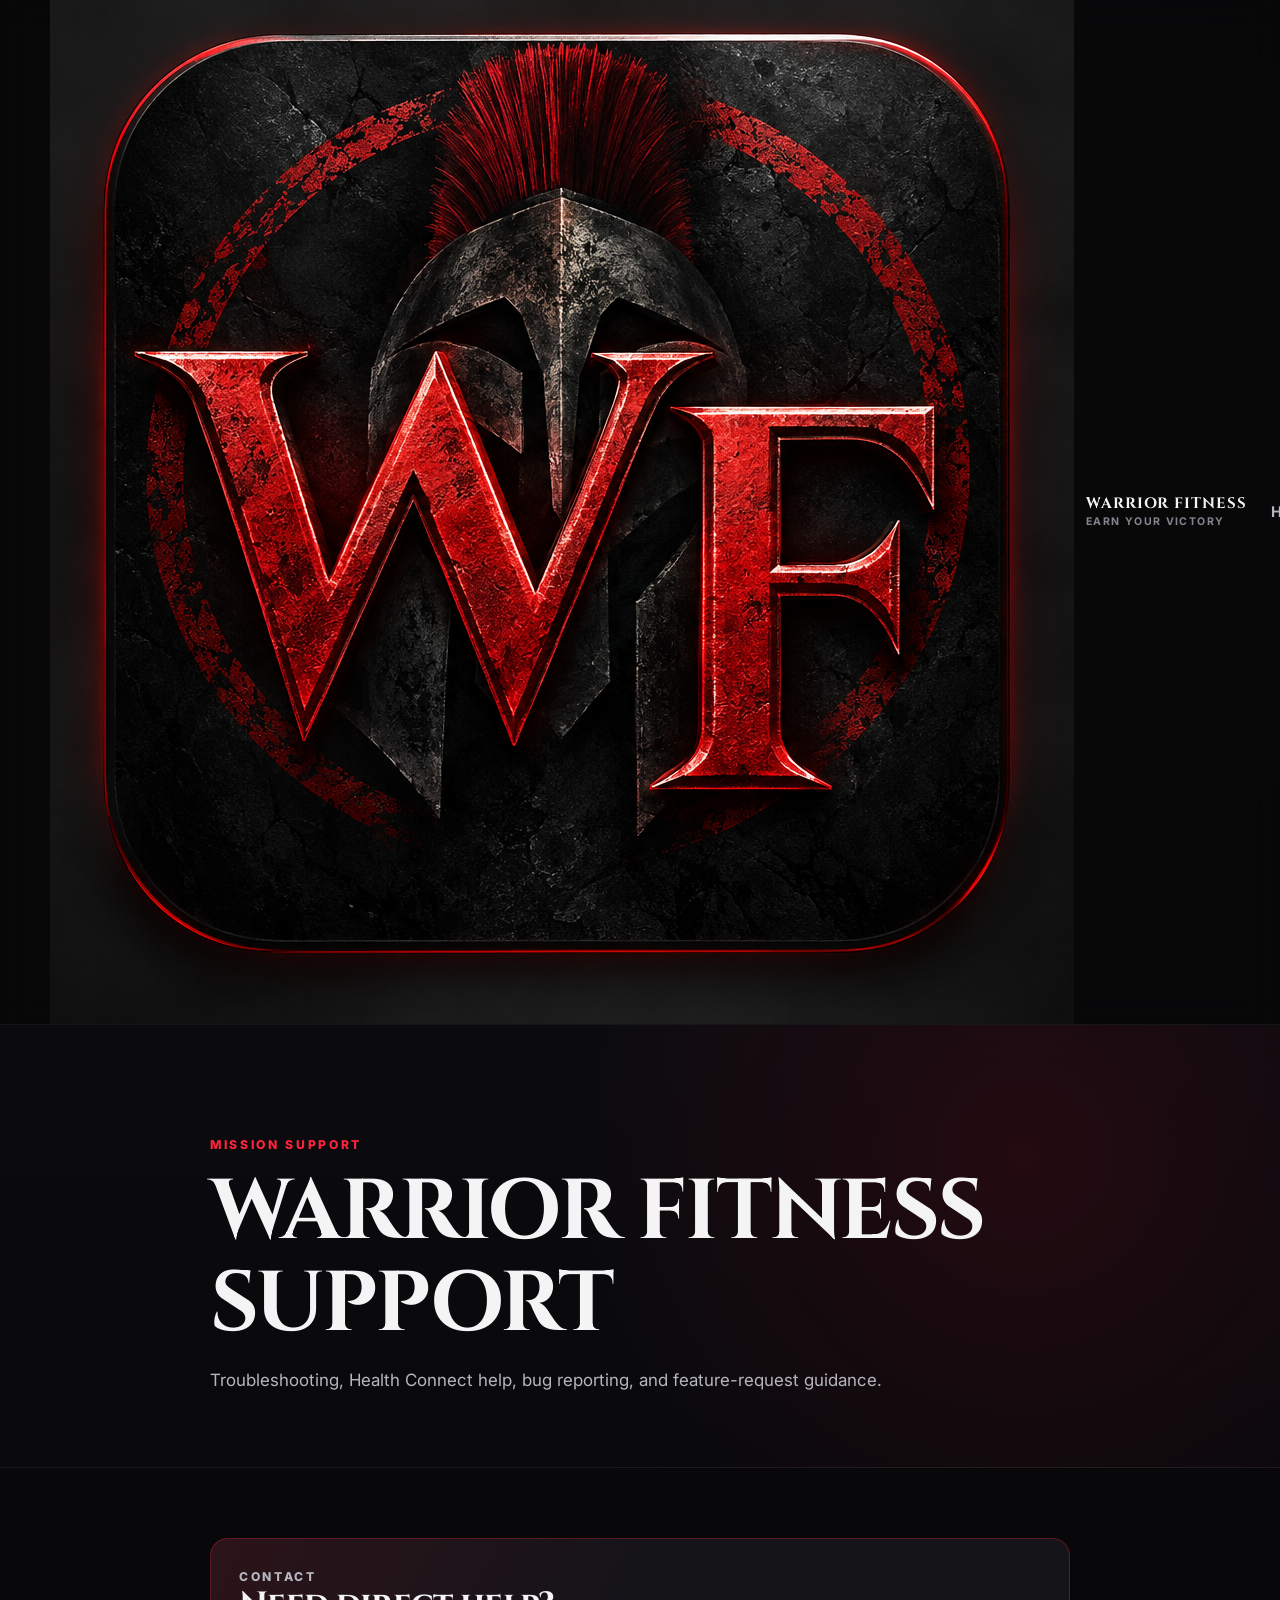
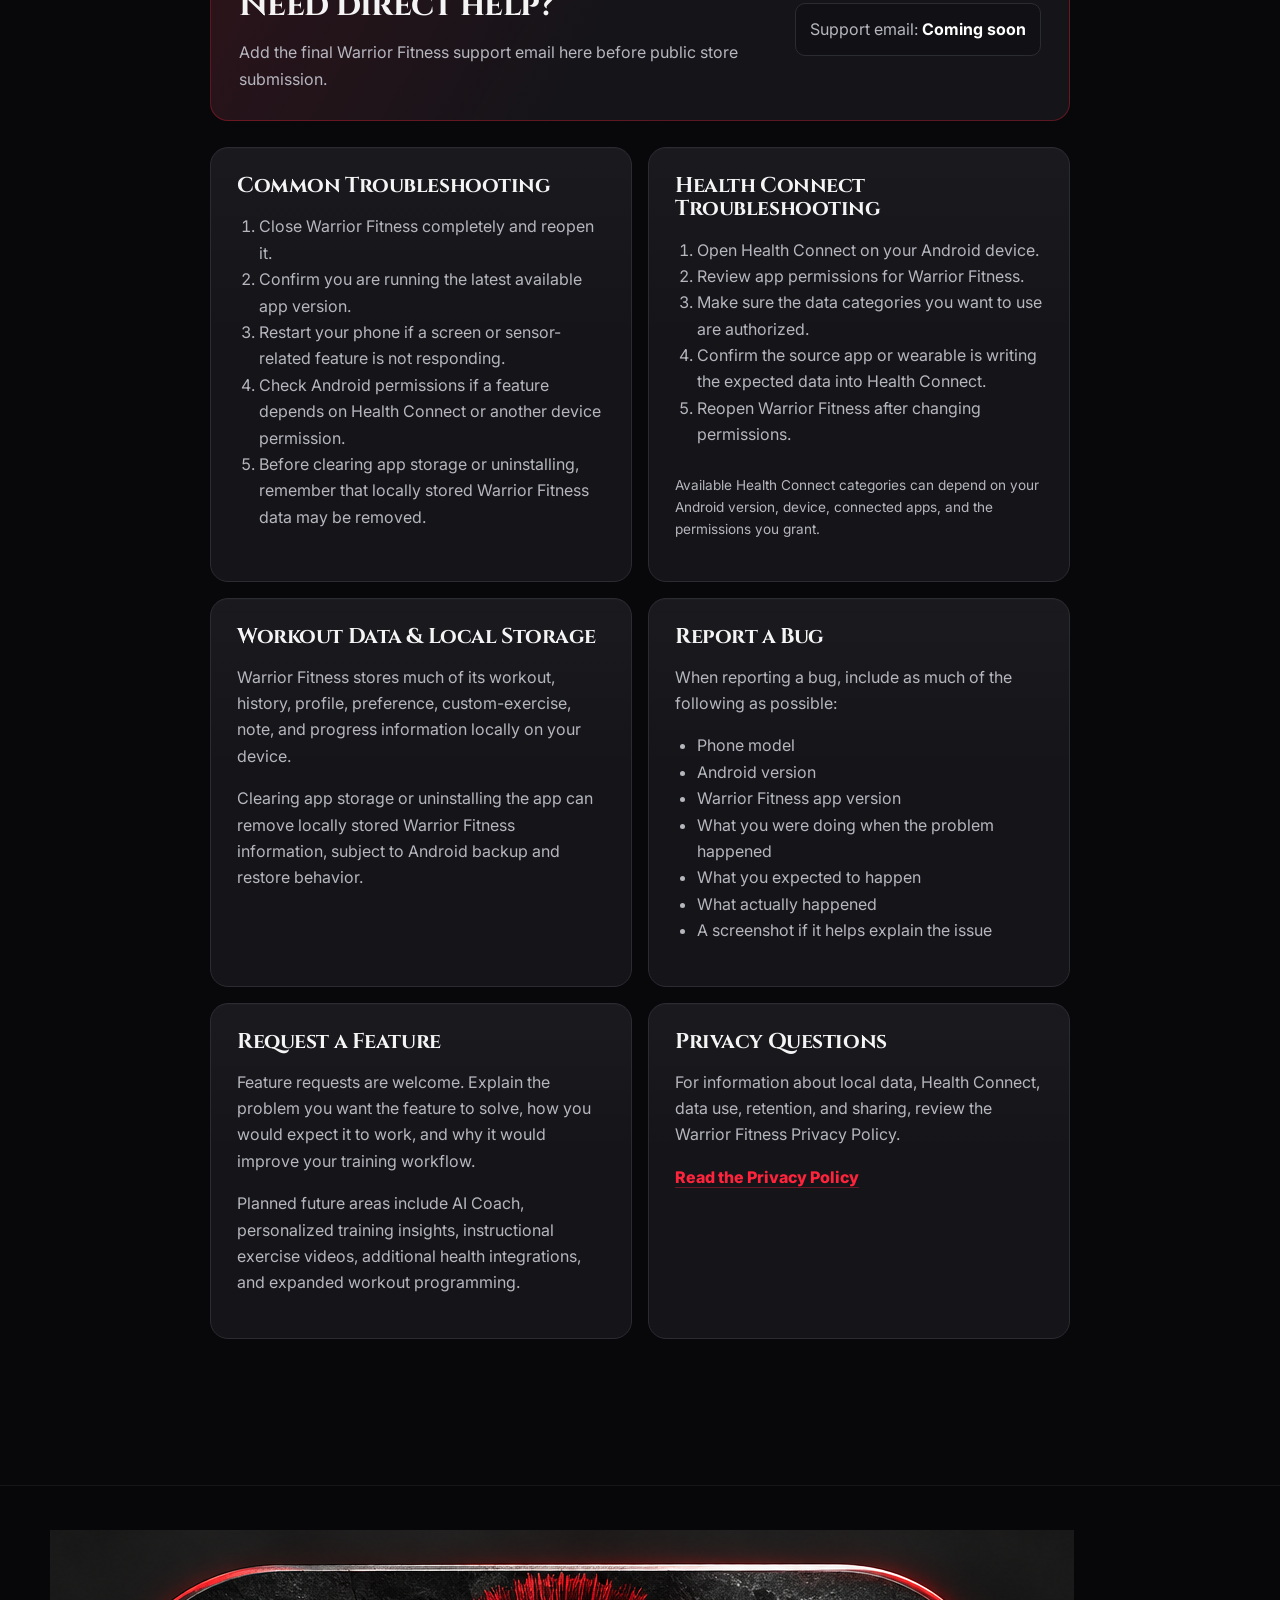
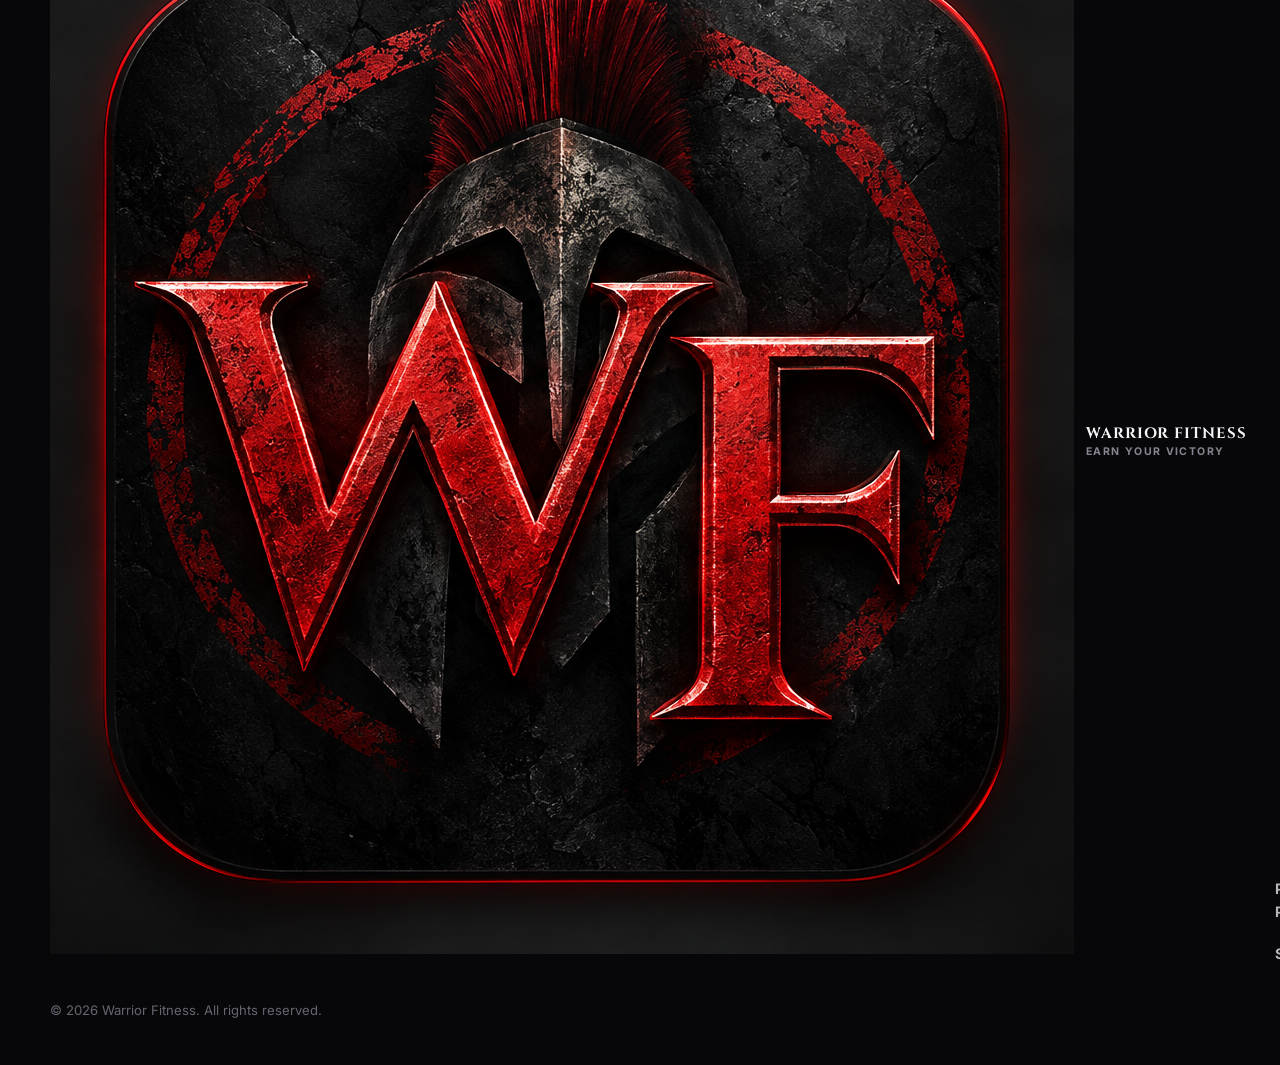
<file: support.html>
<!DOCTYPE html>
<html lang="en">
<head>
  <meta charset="utf-8" />
  <meta name="viewport" content="width=device-width, initial-scale=1" />

  <title>Support | Warrior Fitness</title>
  <meta name="description" content="Support and troubleshooting for the Warrior Fitness mobile application." />
  <meta name="theme-color" content="#0a0a0c" />

  <link rel="canonical" href="https://popshot602.github.io/warrior-fitness/support.html" />
  <link rel="icon" type="image/png" href="assets/icon.png" />
  <link rel="apple-touch-icon" href="assets/icon.png" />
  <link rel="preconnect" href="https://fonts.googleapis.com" />
  <link rel="preconnect" href="https://fonts.gstatic.com" crossorigin />
  <link href="https://fonts.googleapis.com/css2?family=Cinzel:wght@600;700;800&family=Inter:wght@400;500;600;700&display=swap" rel="stylesheet" />

  <link rel="stylesheet" href="styles.css" />
  <script src="script.js" defer></script>
</head>

<body>
  <a class="skip-link" href="#main-content">Skip to content</a>

  <header class="site-header">
    <div class="container nav-wrap">
      <a class="brand" href="index.html" aria-label="Warrior Fitness home">
        <img class="brand-logo" src="assets/icon.png" alt="" aria-hidden="true" />
        <span class="brand-copy">
          <strong>Warrior Fitness</strong>
          <small>Earn Your Victory</small>
        </span>
      </a>

      <button class="nav-toggle" type="button" aria-label="Open navigation" aria-expanded="false" aria-controls="site-nav">
        <span></span>
        <span></span>
        <span></span>
      </button>

      <nav id="site-nav" class="site-nav" aria-label="Main navigation">
        <a href="index.html">Home</a>
        <a href="index.html#features">Features</a>
        <a href="privacy.html">Privacy</a>
        <a href="support.html" aria-current="page">Support</a>
      </nav>
    </div>
  </header>

  <main id="main-content">
    <section class="page-hero">
      <div class="container narrow">
        <p class="eyebrow">Mission support</p>
        <h1>Warrior Fitness Support</h1>
        <p class="page-summary">
          Troubleshooting, Health Connect help, bug reporting, and feature-request guidance.
        </p>
      </div>
    </section>

    <section class="section support-section">
      <div class="container narrow">
        <div class="support-contact-card">
          <div>
            <p class="eyebrow">Contact</p>
            <h2>Need direct help?</h2>
            <p>Add the final Warrior Fitness support email here before public store submission.</p>
          </div>
          <div class="support-placeholder">Support email: <strong>Coming soon</strong></div>
        </div>

        <div class="support-grid">
          <article class="support-card">
            <h2>Common Troubleshooting</h2>
            <ol>
              <li>Close Warrior Fitness completely and reopen it.</li>
              <li>Confirm you are running the latest available app version.</li>
              <li>Restart your phone if a screen or sensor-related feature is not responding.</li>
              <li>Check Android permissions if a feature depends on Health Connect or another device permission.</li>
              <li>Before clearing app storage or uninstalling, remember that locally stored Warrior Fitness data may be removed.</li>
            </ol>
          </article>

          <article class="support-card">
            <h2>Health Connect Troubleshooting</h2>
            <ol>
              <li>Open Health Connect on your Android device.</li>
              <li>Review app permissions for Warrior Fitness.</li>
              <li>Make sure the data categories you want to use are authorized.</li>
              <li>Confirm the source app or wearable is writing the expected data into Health Connect.</li>
              <li>Reopen Warrior Fitness after changing permissions.</li>
            </ol>
            <p class="fine-print">
              Available Health Connect categories can depend on your Android version, device, connected apps, and the permissions you grant.
            </p>
          </article>

          <article class="support-card">
            <h2>Workout Data & Local Storage</h2>
            <p>
              Warrior Fitness stores much of its workout, history, profile, preference, custom-exercise, note, and progress information locally on your device.
            </p>
            <p>
              Clearing app storage or uninstalling the app can remove locally stored Warrior Fitness information, subject to Android backup and restore behavior.
            </p>
          </article>

          <article class="support-card">
            <h2>Report a Bug</h2>
            <p>When reporting a bug, include as much of the following as possible:</p>
            <ul>
              <li>Phone model</li>
              <li>Android version</li>
              <li>Warrior Fitness app version</li>
              <li>What you were doing when the problem happened</li>
              <li>What you expected to happen</li>
              <li>What actually happened</li>
              <li>A screenshot if it helps explain the issue</li>
            </ul>
          </article>

          <article class="support-card">
            <h2>Request a Feature</h2>
            <p>
              Feature requests are welcome. Explain the problem you want the feature to solve, how you would expect it to work, and why it would improve your training workflow.
            </p>
            <p>
              Planned future areas include AI Coach, personalized training insights, instructional exercise videos, additional health integrations, and expanded workout programming.
            </p>
          </article>

          <article class="support-card">
            <h2>Privacy Questions</h2>
            <p>
              For information about local data, Health Connect, data use, retention, and sharing, review the Warrior Fitness Privacy Policy.
            </p>
            <a class="text-link" href="privacy.html">Read the Privacy Policy</a>
          </article>
        </div>
      </div>
    </section>
  </main>

  <footer class="site-footer">
    <div class="container footer-grid">
      <div>
        <a class="brand footer-brand" href="index.html" aria-label="Warrior Fitness home">
          <img class="brand-logo" src="assets/icon.png" alt="" aria-hidden="true" />
          <span class="brand-copy">
            <strong>Warrior Fitness</strong>
            <small>Earn Your Victory</small>
          </span>
        </a>
      </div>

      <div class="footer-links">
        <a href="index.html">Home</a>
        <a href="privacy.html">Privacy Policy</a>
        <a href="support.html">Support</a>
      </div>

      <p class="copyright">© <span id="year">2026</span> Warrior Fitness. All rights reserved.</p>
    </div>
  </footer>
</body>
</html>
</file>
<file: styles.css>
:root {
  --bg: #08080a;
  --bg-soft: #101014;
  --panel: #141419;
  --panel-2: #19191f;
  --line: #2b2b32;
  --line-strong: #42424d;
  --text: #f4f4f5;
  --muted: #b6b6bf;
  --faint: #85858f;
  --red: #d60f22;
  --red-bright: #ff243b;
  --red-dark: #780813;
  --white: #ffffff;
  --shadow: 0 18px 60px rgba(0, 0, 0, 0.38);
  --radius: 18px;
  --radius-sm: 12px;
  --container: 1180px;
}

*,
*::before,
*::after {
  box-sizing: border-box;
}

html {
  scroll-behavior: smooth;
  overflow-x: hidden;
}

body {
  margin: 0;
  min-width: 0;
  overflow-x: hidden;
  background:
    radial-gradient(circle at 80% 10%, rgba(214, 15, 34, 0.08), transparent 28rem),
    var(--bg);
  color: var(--text);
  font-family: "Inter", system-ui, -apple-system, BlinkMacSystemFont, "Segoe UI", sans-serif;
  line-height: 1.65;
  text-rendering: optimizeLegibility;
  -webkit-font-smoothing: antialiased;
}

img,
svg {
  display: block;
  max-width: 100%;
}

a {
  color: inherit;
  text-decoration: none;
}

button,
input,
textarea,
select {
  font: inherit;
}

button,
a {
  -webkit-tap-highlight-color: transparent;
}

::selection {
  background: var(--red);
  color: var(--white);
}

.skip-link {
  position: fixed;
  left: 16px;
  top: 12px;
  z-index: 1000;
  transform: translateY(-180%);
  padding: 10px 14px;
  border-radius: 8px;
  background: var(--white);
  color: #111;
  font-weight: 700;
}

.skip-link:focus {
  transform: translateY(0);
}

.container {
  width: min(calc(100% - 40px), var(--container));
  margin-inline: auto;
}

.narrow {
  width: min(calc(100% - 40px), 860px);
}

.site-header {
  position: sticky;
  top: 0;
  z-index: 100;
  border-bottom: 1px solid rgba(255, 255, 255, 0.06);
  background: rgba(8, 8, 10, 0.88);
  backdrop-filter: blur(16px);
  -webkit-backdrop-filter: blur(16px);
}

.nav-wrap {
  min-height: 72px;
  display: flex;
  align-items: center;
  justify-content: space-between;
  gap: 24px;
}

.brand {
  display: inline-flex;
  align-items: center;
  gap: 12px;
  min-width: max-content;
}

.brand-mark {
  width: 42px;
  height: 42px;
  display: grid;
  place-items: center;
  border: 1px solid rgba(255, 36, 59, 0.5);
  border-radius: 10px 2px 10px 2px;
  background:
    linear-gradient(135deg, rgba(255, 36, 59, 0.18), rgba(255, 36, 59, 0.02)),
    #101014;
  color: var(--white);
  font-family: "Cinzel", Georgia, serif;
  font-weight: 800;
  letter-spacing: 0.04em;
  box-shadow: inset 0 0 24px rgba(214, 15, 34, 0.08);
}

.brand-copy {
  display: grid;
  line-height: 1.1;
}

.brand-copy strong {
  font-family: "Cinzel", Georgia, serif;
  font-size: 0.94rem;
  letter-spacing: 0.06em;
  text-transform: uppercase;
}

.brand-copy small {
  margin-top: 4px;
  color: var(--faint);
  font-size: 0.66rem;
  font-weight: 700;
  letter-spacing: 0.13em;
  text-transform: uppercase;
}

.site-nav {
  display: flex;
  align-items: center;
  gap: 22px;
}

.site-nav a {
  position: relative;
  color: var(--muted);
  font-size: 0.92rem;
  font-weight: 700;
  transition: color 0.2s ease;
}

.site-nav a::after {
  content: "";
  position: absolute;
  left: 0;
  right: 100%;
  bottom: -8px;
  height: 2px;
  background: var(--red-bright);
  transition: right 0.2s ease;
}

.site-nav a:hover,
.site-nav a:focus-visible,
.site-nav a[aria-current="page"] {
  color: var(--white);
}

.site-nav a:hover::after,
.site-nav a:focus-visible::after,
.site-nav a[aria-current="page"]::after {
  right: 0;
}

.nav-toggle {
  display: none;
  width: 44px;
  height: 44px;
  border: 1px solid var(--line);
  border-radius: 10px;
  background: #111116;
  cursor: pointer;
}

.nav-toggle span {
  display: block;
  width: 20px;
  height: 2px;
  margin: 4px auto;
  background: var(--white);
  transition: transform 0.2s ease, opacity 0.2s ease;
}

.hero {
  position: relative;
  isolation: isolate;
  overflow: hidden;
  min-height: 720px;
  display: grid;
  align-items: center;
  border-bottom: 1px solid rgba(255, 255, 255, 0.06);
  background:
    linear-gradient(180deg, rgba(7, 7, 9, 0.74), rgba(7, 7, 9, 0.98)),
    repeating-linear-gradient(120deg, transparent 0 36px, rgba(255, 255, 255, 0.012) 36px 37px);
}

.hero-noise {
  position: absolute;
  inset: 0;
  z-index: -4;
  opacity: 0.35;
  background:
    radial-gradient(circle at 20% 20%, rgba(255, 255, 255, 0.05) 0 1px, transparent 1px 100%);
  background-size: 17px 17px;
}

.hero-glow {
  position: absolute;
  z-index: -3;
  border-radius: 50%;
  filter: blur(110px);
  opacity: 0.2;
}

.hero-glow-one {
  width: 430px;
  height: 430px;
  right: -90px;
  top: 60px;
  background: var(--red-bright);
}

.hero-glow-two {
  width: 280px;
  height: 280px;
  left: -120px;
  bottom: 10px;
  background: var(--red-dark);
}

.hero-grid {
  display: grid;
  grid-template-columns: minmax(0, 1.04fr) minmax(320px, 0.96fr);
  gap: 64px;
  align-items: center;
  padding-block: 88px 96px;
}

.eyebrow {
  margin: 0 0 12px;
  color: var(--red-bright);
  font-size: 0.76rem;
  font-weight: 800;
  letter-spacing: 0.22em;
  text-transform: uppercase;
}

h1,
h2,
h3 {
  margin: 0;
  font-family: "Cinzel", Georgia, serif;
  line-height: 1.08;
}

h1 {
  font-size: clamp(3.4rem, 8vw, 7rem);
  letter-spacing: -0.03em;
  text-transform: uppercase;
}

h2 {
  font-size: clamp(2rem, 4vw, 3.5rem);
  letter-spacing: -0.02em;
}

h3 {
  font-size: 1.18rem;
}

.hero-motto {
  margin: 10px 0 22px;
  color: var(--red-bright);
  font-family: "Cinzel", Georgia, serif;
  font-size: clamp(1.05rem, 2vw, 1.55rem);
  font-weight: 700;
  letter-spacing: 0.26em;
  text-transform: uppercase;
}

.hero-lead {
  max-width: 680px;
  margin: 0;
  color: #d3d3da;
  font-size: clamp(1.06rem, 1.8vw, 1.2rem);
}

.hero-actions,
.cta-actions {
  display: flex;
  flex-wrap: wrap;
  gap: 12px;
  margin-top: 30px;
}

.btn {
  min-height: 50px;
  display: inline-flex;
  align-items: center;
  justify-content: center;
  padding: 0 20px;
  border: 1px solid transparent;
  border-radius: 9px;
  font-weight: 800;
  letter-spacing: 0.02em;
  transition: transform 0.18s ease, background 0.18s ease, border-color 0.18s ease, box-shadow 0.18s ease;
}

.btn:hover,
.btn:focus-visible {
  transform: translateY(-2px);
}

.btn-primary {
  background: linear-gradient(180deg, var(--red-bright), var(--red));
  color: var(--white);
  box-shadow: 0 12px 30px rgba(214, 15, 34, 0.22);
}

.btn-primary:hover,
.btn-primary:focus-visible {
  box-shadow: 0 16px 36px rgba(214, 15, 34, 0.34);
}

.btn-secondary {
  border-color: var(--line-strong);
  background: rgba(255, 255, 255, 0.03);
  color: var(--white);
}

.btn-secondary:hover,
.btn-secondary:focus-visible {
  border-color: rgba(255, 36, 59, 0.65);
  background: rgba(255, 36, 59, 0.06);
}

.release-panel {
  max-width: 560px;
  display: flex;
  align-items: center;
  gap: 14px;
  margin-top: 28px;
  padding: 16px;
  border: 1px solid var(--line);
  border-radius: 14px;
  background: rgba(18, 18, 23, 0.72);
  box-shadow: inset 0 1px rgba(255, 255, 255, 0.02);
}

.release-icon {
  width: 42px;
  height: 42px;
  flex: 0 0 auto;
  display: grid;
  place-items: center;
  border-radius: 10px;
  background: rgba(255, 255, 255, 0.06);
}

.release-icon svg {
  width: 21px;
  fill: var(--red-bright);
}

.release-panel div:last-child {
  min-width: 0;
  display: grid;
}

.release-label {
  color: var(--faint);
  font-size: 0.7rem;
  font-weight: 800;
  letter-spacing: 0.14em;
  text-transform: uppercase;
}

.release-panel strong {
  margin-top: 2px;
  color: var(--white);
}

.release-panel small {
  margin-top: 2px;
  color: var(--faint);
}

.hero-art {
  display: grid;
  place-items: center;
}

.shield-ring {
  position: relative;
  width: min(100%, 460px);
  filter: drop-shadow(0 30px 45px rgba(0, 0, 0, 0.45));
}

.spartan-svg {
  width: 100%;
}

.shield-fill {
  fill: #111116;
  stroke: rgba(255, 255, 255, 0.08);
  stroke-width: 4;
}

.shield-line {
  fill: none;
  stroke: var(--red);
  stroke-width: 4;
}

.crest {
  fill: var(--red-dark);
}

.helmet {
  fill: #c70d1f;
}

.helmet-cut {
  fill: #0c0c0f;
}

.helmet-shadow {
  fill: #8d0a16;
}

.spear {
  fill: #d8d8dc;
}

.spear-head,
.spear-butt {
  fill: var(--red-bright);
}

.laurel {
  fill: rgba(214, 15, 34, 0.18);
  stroke: rgba(255, 36, 59, 0.55);
  stroke-width: 2;
}

.laurel-line {
  fill: none;
  stroke: rgba(255, 36, 59, 0.7);
  stroke-width: 3;
}

.warrior-badge {
  position: absolute;
  left: 50%;
  bottom: 24px;
  transform: translateX(-50%);
  min-width: 180px;
  display: flex;
  align-items: center;
  justify-content: center;
  gap: 14px;
  padding: 10px 18px;
  border: 1px solid rgba(255, 36, 59, 0.45);
  border-radius: 999px;
  background: rgba(8, 8, 10, 0.82);
  backdrop-filter: blur(12px);
}

.warrior-badge span {
  color: var(--faint);
  font-size: 0.64rem;
  font-weight: 800;
  letter-spacing: 0.12em;
  text-transform: uppercase;
}

.warrior-badge strong {
  color: var(--white);
  font-family: "Cinzel", Georgia, serif;
  letter-spacing: 0.06em;
}

.hero-stripe {
  position: absolute;
  left: -5%;
  right: -5%;
  bottom: 48px;
  z-index: -2;
  height: 1px;
  transform: rotate(-3deg);
  background: linear-gradient(90deg, transparent, rgba(214, 15, 34, 0.8), transparent);
}

.section {
  padding-block: 96px;
}

.section-dark {
  background:
    linear-gradient(180deg, rgba(255, 255, 255, 0.015), transparent 26%),
    #0d0d11;
  border-block: 1px solid rgba(255, 255, 255, 0.05);
}

.section-grid {
  display: grid;
  grid-template-columns: minmax(0, 0.86fr) minmax(0, 1.14fr);
  gap: 72px;
  align-items: start;
}

.prose {
  color: var(--muted);
  font-size: 1.06rem;
}

.prose p:first-child {
  margin-top: 0;
}

.prose p:last-child {
  margin-bottom: 0;
}

.section-heading {
  max-width: 800px;
  margin-bottom: 44px;
}

.section-heading > p:last-child,
.section-lead,
.page-summary {
  color: var(--muted);
  font-size: 1.06rem;
}

.feature-grid {
  display: grid;
  grid-template-columns: repeat(4, minmax(0, 1fr));
  gap: 16px;
}

.feature-card,
.coming-card,
.support-card {
  position: relative;
  overflow: hidden;
  border: 1px solid var(--line);
  border-radius: var(--radius);
  background:
    linear-gradient(180deg, rgba(255, 255, 255, 0.025), transparent 45%),
    var(--panel);
  box-shadow: inset 0 1px rgba(255, 255, 255, 0.02);
}

.feature-card {
  min-height: 235px;
  padding: 24px;
}

.feature-card::before,
.coming-card::before {
  content: "";
  position: absolute;
  inset: 0 auto 0 0;
  width: 2px;
  background: linear-gradient(180deg, transparent, rgba(255, 36, 59, 0.72), transparent);
  opacity: 0;
  transition: opacity 0.2s ease;
}

.feature-card:hover::before,
.coming-card:hover::before {
  opacity: 1;
}

.feature-card.featured {
  border-color: rgba(255, 36, 59, 0.38);
  background:
    radial-gradient(circle at 90% 0%, rgba(214, 15, 34, 0.15), transparent 45%),
    var(--panel);
}

.icon-box,
.coming-icon {
  display: grid;
  place-items: center;
  width: 42px;
  height: 42px;
  margin-bottom: 22px;
  border: 1px solid rgba(255, 36, 59, 0.28);
  border-radius: 10px;
  background: rgba(214, 15, 34, 0.08);
  color: var(--red-bright);
  font-size: 0.72rem;
  font-weight: 800;
  letter-spacing: 0.08em;
}

.feature-card p,
.coming-card p,
.support-card p,
.support-card li {
  color: var(--muted);
}

.army-section {
  background:
    radial-gradient(circle at 20% 50%, rgba(214, 15, 34, 0.1), transparent 26rem),
    var(--bg);
}

.army-grid {
  display: grid;
  grid-template-columns: minmax(280px, 0.8fr) minmax(0, 1.2fr);
  gap: 78px;
  align-items: center;
}

.army-visual {
  display: grid;
  place-items: center;
}

.target-rings {
  position: relative;
  width: min(100%, 360px);
  aspect-ratio: 1;
  display: grid;
  place-items: center;
  border-radius: 50%;
  background: radial-gradient(circle, rgba(214, 15, 34, 0.16), transparent 58%);
}

.target-rings span {
  position: absolute;
  border: 1px solid rgba(255, 255, 255, 0.09);
  border-radius: 50%;
}

.target-rings span:nth-child(1) { inset: 0; }
.target-rings span:nth-child(2) { inset: 12%; }
.target-rings span:nth-child(3) { inset: 25%; }
.target-rings span:nth-child(4) { inset: 39%; border-color: rgba(255, 36, 59, 0.42); }

.target-rings::before,
.target-rings::after {
  content: "";
  position: absolute;
  background: linear-gradient(90deg, transparent, rgba(255, 36, 59, 0.52), transparent);
}

.target-rings::before {
  width: 100%;
  height: 1px;
}

.target-rings::after {
  width: 1px;
  height: 100%;
  background: linear-gradient(180deg, transparent, rgba(255, 36, 59, 0.52), transparent);
}

.target-core {
  position: relative;
  z-index: 2;
  width: 90px;
  height: 90px;
  display: grid;
  place-items: center;
  border: 2px solid var(--red-bright);
  border-radius: 50%;
  background: #101014;
  color: var(--white);
  font-family: "Cinzel", Georgia, serif;
  font-size: 1.35rem;
  font-weight: 800;
  letter-spacing: 0.12em;
  box-shadow: 0 0 45px rgba(214, 15, 34, 0.22);
}

.check-list {
  list-style: none;
  padding: 0;
  margin: 28px 0 0;
}

.check-list li {
  position: relative;
  margin: 14px 0;
  padding-left: 30px;
  color: #d4d4db;
}

.check-list li::before {
  content: "";
  position: absolute;
  left: 0;
  top: 0.68em;
  width: 14px;
  height: 7px;
  border-left: 2px solid var(--red-bright);
  border-bottom: 2px solid var(--red-bright);
  transform: rotate(-45deg);
}

.fine-print {
  margin-top: 26px;
  color: var(--faint);
  font-size: 0.85rem;
}

.health-grid {
  display: grid;
  grid-template-columns: minmax(0, 1.2fr) minmax(280px, 0.8fr);
  gap: 72px;
  align-items: center;
}

.health-tags {
  display: flex;
  flex-wrap: wrap;
  gap: 10px;
  margin-top: 28px;
}

.health-tags span {
  padding: 9px 12px;
  border: 1px solid var(--line);
  border-radius: 999px;
  background: rgba(255, 255, 255, 0.025);
  color: #d6d6dc;
  font-size: 0.86rem;
  font-weight: 700;
}

.stat-stack {
  display: grid;
  gap: 12px;
}

.stat-card {
  position: relative;
  overflow: hidden;
  min-height: 125px;
  padding: 22px;
  border: 1px solid var(--line);
  border-radius: 16px;
  background: linear-gradient(135deg, #16161c, #111116);
}

.stat-card::after {
  content: "";
  position: absolute;
  inset: 0 0 auto auto;
  width: 110px;
  height: 110px;
  border-radius: 50%;
  transform: translate(36%, -36%);
  background: rgba(214, 15, 34, 0.1);
}

.stat-kicker {
  color: var(--red-bright);
  font-size: 0.7rem;
  font-weight: 800;
  letter-spacing: 0.13em;
  text-transform: uppercase;
}

.stat-card strong {
  display: block;
  margin-top: 3px;
  font-family: "Cinzel", Georgia, serif;
  font-size: 1.7rem;
}

.stat-card small {
  color: var(--faint);
}

.coming-section {
  background:
    linear-gradient(180deg, transparent, rgba(214, 15, 34, 0.035) 50%, transparent),
    var(--bg);
}

.coming-grid {
  display: grid;
  grid-template-columns: repeat(4, minmax(0, 1fr));
  gap: 16px;
}

.coming-card {
  min-height: 230px;
  padding: 24px;
}

.cta-section {
  padding-top: 40px;
}

.cta-card {
  display: flex;
  align-items: center;
  justify-content: space-between;
  gap: 40px;
  padding: 38px;
  border: 1px solid rgba(255, 36, 59, 0.28);
  border-radius: 22px;
  background:
    linear-gradient(120deg, rgba(214, 15, 34, 0.14), transparent 48%),
    var(--panel);
  box-shadow: var(--shadow);
}

.cta-card h2 {
  max-width: 780px;
  font-size: clamp(1.7rem, 3.2vw, 2.8rem);
}

.cta-card p {
  margin-bottom: 0;
  color: var(--muted);
}

.cta-actions {
  flex: 0 0 auto;
  margin-top: 0;
}

.page-hero {
  position: relative;
  overflow: hidden;
  padding-block: 110px 72px;
  border-bottom: 1px solid rgba(255, 255, 255, 0.06);
  background:
    radial-gradient(circle at 80% 30%, rgba(214, 15, 34, 0.12), transparent 28rem),
    linear-gradient(180deg, #0b0b0f, #09090c);
}

.page-hero h1 {
  font-size: clamp(2.7rem, 7vw, 5.3rem);
}

.page-summary {
  max-width: 700px;
  margin-bottom: 0;
}

.updated {
  margin-top: 22px;
  color: var(--faint);
  font-size: 0.9rem;
}

.legal-section {
  padding-top: 70px;
}

.legal-copy {
  color: var(--muted);
}

.legal-copy h2 {
  margin-top: 48px;
  color: var(--white);
  font-size: clamp(1.45rem, 3vw, 2rem);
}

.legal-copy h2:first-of-type {
  margin-top: 34px;
}

.legal-copy ul {
  padding-left: 24px;
}

.legal-copy li {
  margin: 8px 0;
}

.policy-note,
.legal-footer-note {
  padding: 20px 22px;
  border: 1px solid rgba(255, 36, 59, 0.25);
  border-radius: 14px;
  background: rgba(214, 15, 34, 0.06);
}

.policy-note strong {
  display: block;
  color: var(--white);
  font-family: "Cinzel", Georgia, serif;
}

.policy-note p,
.legal-footer-note p {
  margin-bottom: 0;
}

.legal-footer-note {
  margin-top: 52px;
  border-color: var(--line);
  background: var(--panel);
}

.text-link {
  color: var(--red-bright);
  font-weight: 800;
  text-decoration: underline;
  text-decoration-color: rgba(255, 36, 59, 0.35);
  text-underline-offset: 4px;
}

.text-link:hover,
.text-link:focus-visible {
  color: #ff5a6c;
}

.support-section {
  padding-top: 70px;
}

.support-contact-card {
  display: flex;
  align-items: center;
  justify-content: space-between;
  gap: 28px;
  margin-bottom: 26px;
  padding: 28px;
  border: 1px solid rgba(255, 36, 59, 0.3);
  border-radius: var(--radius);
  background:
    linear-gradient(120deg, rgba(214, 15, 34, 0.12), transparent 48%),
    var(--panel);
}

.support-contact-card h2 {
  font-size: clamp(1.5rem, 3vw, 2.1rem);
}

.support-contact-card p {
  margin-bottom: 0;
  color: var(--muted);
}

.support-placeholder {
  flex: 0 0 auto;
  padding: 12px 14px;
  border: 1px solid var(--line);
  border-radius: 10px;
  background: rgba(0, 0, 0, 0.16);
  color: var(--muted);
}

.support-placeholder strong {
  color: var(--white);
}

.support-grid {
  display: grid;
  grid-template-columns: repeat(2, minmax(0, 1fr));
  gap: 16px;
}

.support-card {
  padding: 26px;
}

.support-card h2 {
  font-size: 1.34rem;
}

.support-card ol,
.support-card ul {
  padding-left: 22px;
}

.site-footer {
  margin-top: 50px;
  padding-block: 44px;
  border-top: 1px solid rgba(255, 255, 255, 0.06);
  background: #070709;
}

.footer-grid {
  display: grid;
  grid-template-columns: 1fr auto;
  gap: 28px;
  align-items: end;
}

.footer-brand {
  margin-bottom: 12px;
}

.footer-copy {
  margin: 0;
  color: var(--faint);
}

.footer-links {
  display: flex;
  flex-wrap: wrap;
  justify-content: flex-end;
  gap: 18px;
}

.footer-links a {
  color: var(--muted);
  font-size: 0.9rem;
  font-weight: 700;
}

.footer-links a:hover,
.footer-links a:focus-visible {
  color: var(--white);
}

.copyright {
  grid-column: 1 / -1;
  margin: 6px 0 0;
  color: #666671;
  font-size: 0.82rem;
}

:focus-visible {
  outline: 3px solid rgba(255, 36, 59, 0.65);
  outline-offset: 3px;
}

@media (max-width: 980px) {
  .nav-toggle {
    display: block;
  }

  .site-nav {
    position: absolute;
    left: 20px;
    right: 20px;
    top: calc(100% + 8px);
    display: grid;
    gap: 0;
    padding: 10px;
    border: 1px solid var(--line);
    border-radius: 14px;
    background: rgba(12, 12, 16, 0.98);
    box-shadow: var(--shadow);
    opacity: 0;
    pointer-events: none;
    transform: translateY(-8px);
    transition: opacity 0.18s ease, transform 0.18s ease;
  }

  .site-nav.open {
    opacity: 1;
    pointer-events: auto;
    transform: translateY(0);
  }

  .site-nav a {
    padding: 13px 12px;
    border-radius: 8px;
  }

  .site-nav a::after {
    display: none;
  }

  .site-nav a:hover,
  .site-nav a:focus-visible {
    background: rgba(255, 255, 255, 0.04);
  }

  .nav-toggle[aria-expanded="true"] span:nth-child(1) {
    transform: translateY(6px) rotate(45deg);
  }

  .nav-toggle[aria-expanded="true"] span:nth-child(2) {
    opacity: 0;
  }

  .nav-toggle[aria-expanded="true"] span:nth-child(3) {
    transform: translateY(-6px) rotate(-45deg);
  }

  .hero-grid {
    grid-template-columns: 1fr;
    gap: 46px;
    padding-block: 72px 86px;
  }

  .hero-copy {
    text-align: center;
  }

  .hero-lead,
  .release-panel {
    margin-inline: auto;
  }

  .hero-actions {
    justify-content: center;
  }

  .hero-art {
    order: -1;
  }

  .shield-ring {
    width: min(76vw, 360px);
  }

  .feature-grid,
  .coming-grid {
    grid-template-columns: repeat(2, minmax(0, 1fr));
  }

  .army-grid,
  .health-grid,
  .section-grid {
    grid-template-columns: 1fr;
    gap: 44px;
  }

  .army-visual {
    order: 2;
  }

  .target-rings {
    width: min(80vw, 320px);
  }

  .cta-card {
    align-items: flex-start;
    flex-direction: column;
  }

  .support-contact-card {
    align-items: flex-start;
    flex-direction: column;
  }
}

@media (max-width: 700px) {
  .container,
  .narrow {
    width: min(calc(100% - 28px), var(--container));
  }

  .site-header .container {
    width: calc(100% - 24px);
  }

  .nav-wrap {
    min-height: 66px;
  }

  .brand-copy strong {
    font-size: 0.84rem;
  }

  .brand-copy small {
    font-size: 0.6rem;
  }

  .hero {
    min-height: 0;
  }

  .hero-grid {
    padding-block: 58px 72px;
  }

  h1 {
    font-size: clamp(2.8rem, 16vw, 4.6rem);
  }

  .hero-motto {
    letter-spacing: 0.18em;
  }

  .hero-actions,
  .cta-actions {
    display: grid;
    width: 100%;
  }

  .btn {
    width: 100%;
  }

  .release-panel {
    align-items: flex-start;
    text-align: left;
  }

  .section {
    padding-block: 72px;
  }

  .feature-grid,
  .coming-grid,
  .support-grid {
    grid-template-columns: 1fr;
  }

  .feature-card,
  .coming-card {
    min-height: 0;
  }

  .page-hero {
    padding-block: 84px 58px;
  }

  .cta-section {
    padding-top: 24px;
  }

  .cta-card {
    padding: 26px;
  }

  .support-contact-card,
  .support-card {
    padding: 22px;
  }

  .support-placeholder {
    width: 100%;
  }

  .footer-grid {
    grid-template-columns: 1fr;
    align-items: start;
  }

  .footer-links {
    justify-content: flex-start;
  }
}

@media (prefers-reduced-motion: reduce) {
  html {
    scroll-behavior: auto;
  }

  *,
  *::before,
  *::after {
    animation-duration: 0.01ms !important;
    animation-iteration-count: 1 !important;
    transition-duration: 0.01ms !important;
    scroll-behavior: auto !important;
  }
}
</file>
